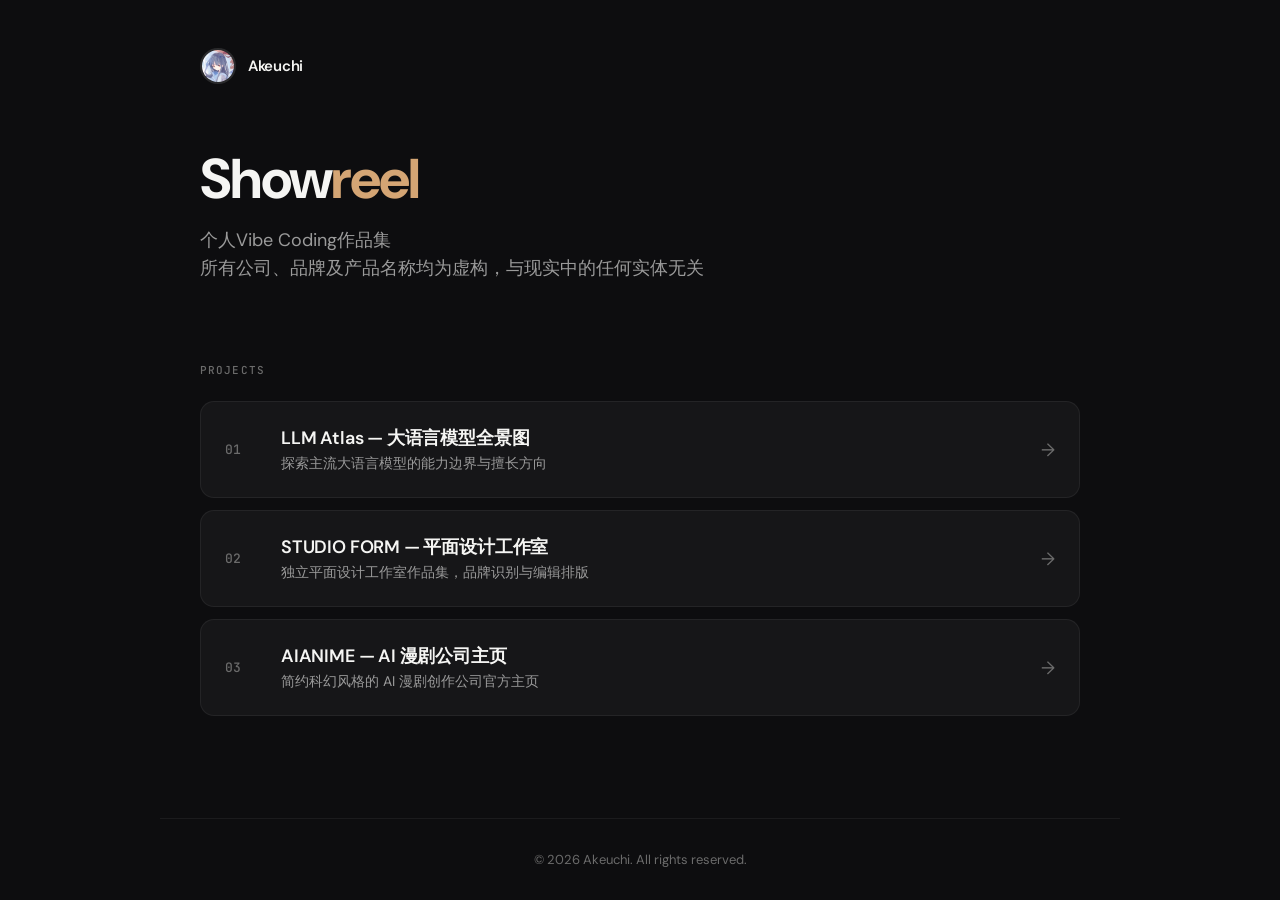
<file: index.html>
<!DOCTYPE html>
<html lang="zh-CN">
<head>
  <meta charset="UTF-8">
  <meta name="viewport" content="width=device-width, initial-scale=1.0">
  <title>Akeuchi — Showreel</title>
  <meta name="description" content="Akeuchi 的项目展示集">
  <link rel="preconnect" href="https://fonts.googleapis.com">
  <link rel="preconnect" href="https://fonts.gstatic.com" crossorigin>
  <link href="https://fonts.googleapis.com/css2?family=DM+Sans:opsz,wght@9..40,400;9..40,500;9..40,600;9..40,700&family=JetBrains+Mono:wght@400;500&display=swap" rel="stylesheet">
  <style>
    :root {
      --ground: #0D0D0F;
      --surface-1: #161618;
      --surface-2: #1E1E21;
      --border: rgba(255,255,255,0.06);
      --border-hover: rgba(255,255,255,0.12);
      --text-primary: #F5F5F3;
      --text-secondary: #9A9A9A;
      --text-muted: #6B6B6B;
      --accent: #D4A574;
      --font: 'DM Sans', -apple-system, sans-serif;
      --mono: 'JetBrains Mono', monospace;
      --r-md: 10px;
      --r-lg: 14px;
    }

    *, *::before, *::after { box-sizing: border-box; margin: 0; padding: 0; }

    html { scroll-behavior: smooth; }

    body {
      font-family: var(--font);
      color: var(--text-primary);
      background: var(--ground);
      -webkit-font-smoothing: antialiased;
      min-height: 100vh;
      display: flex;
      flex-direction: column;
    }

    ::selection { background: var(--accent); color: var(--ground); }

    /* Header */
    .header {
      padding: 48px 40px 0;
      max-width: 960px;
      margin: 0 auto;
      width: 100%;
    }

    .header__brand {
      display: flex;
      align-items: center;
      gap: 12px;
      margin-bottom: 64px;
    }

    .header__brand-icon {
      width: 36px;
      height: 36px;
      border-radius: 50%;
      overflow: hidden;
      flex-shrink: 0;
      border: 2px solid var(--border-hover);
    }

    .header__brand-icon img {
      width: 100%;
      height: 100%;
      object-fit: cover;
      display: block;
    }

    .header__brand-name {
      font-size: 15px;
      font-weight: 600;
      letter-spacing: -0.02em;
    }

    .header__hero {
      margin-bottom: 80px;
    }

    .header__title {
      font-size: clamp(36px, 6vw, 56px);
      font-weight: 700;
      letter-spacing: -0.03em;
      line-height: 1.1;
      margin-bottom: 16px;
    }

    .header__title span {
      color: var(--accent);
    }

    .header__subtitle {
      font-size: 18px;
      color: var(--text-secondary);
      max-width: 600px;
      line-height: 1.6;
    }

    /* Projects */
    .projects {
      flex: 1;
      padding: 0 40px 80px;
      max-width: 960px;
      margin: 0 auto;
      width: 100%;
    }

    .projects__label {
      font-family: var(--mono);
      font-size: 11px;
      font-weight: 500;
      color: var(--text-muted);
      text-transform: uppercase;
      letter-spacing: 0.1em;
      margin-bottom: 24px;
    }

    .project-link {
      display: flex;
      align-items: center;
      gap: 24px;
      padding: 24px;
      background: var(--surface-1);
      border: 1px solid var(--border);
      border-radius: var(--r-lg);
      text-decoration: none;
      color: inherit;
      transition: all 0.35s cubic-bezier(0.22, 1, 0.36, 1);
      margin-bottom: 12px;
    }

    .project-link:hover {
      border-color: var(--border-hover);
      transform: translateY(-2px);
      box-shadow: 0 4px 12px rgba(0,0,0,0.25);
    }

    .project-link__number {
      font-family: var(--mono);
      font-size: 13px;
      font-weight: 500;
      color: var(--text-muted);
      width: 32px;
      flex-shrink: 0;
    }

    .project-link__info { flex: 1; }

    .project-link__title {
      font-size: 18px;
      font-weight: 600;
      letter-spacing: -0.01em;
      margin-bottom: 4px;
    }

    .project-link__desc {
      font-size: 14px;
      color: var(--text-secondary);
    }

    .project-link__arrow {
      color: var(--text-muted);
      font-size: 18px;
      transition: transform 0.2s ease;
    }

    .project-link:hover .project-link__arrow {
      transform: translateX(4px);
      color: var(--accent);
    }

    /* Footer */
    .footer {
      padding: 32px 40px;
      border-top: 1px solid var(--border);
      text-align: center;
      font-size: 13px;
      color: var(--text-muted);
      max-width: 960px;
      margin: 0 auto;
      width: 100%;
    }

    @media (max-width: 768px) {
      .header { padding: 32px 20px 0; }
      .projects { padding: 0 20px 60px; }
      .footer { padding: 24px 20px; }
      .project-link { padding: 16px; gap: 16px; }
    }
  </style>
</head>
<body>

  <header class="header">
    <div class="header__brand">
      <div class="header__brand-icon">
        <img src="assets/images/119046579.jpg" alt="Akeuchi">
      </div>
      <span class="header__brand-name">Akeuchi</span>
    </div>
    <div class="header__hero">
      <h1 class="header__title">Show<span>reel</span></h1>
      <p class="header__subtitle">个人Vibe Coding作品集<br>所有公司、品牌及产品名称均为虚构，与现实中的任何实体无关</p>
    </div>
  </header>

  <main class="projects">
    <div class="projects__label">Projects</div>

    <a href="projects/01-llm-showcase/index.html" class="project-link">
      <span class="project-link__number">01</span>
      <div class="project-link__info">
        <div class="project-link__title">LLM Atlas — 大语言模型全景图</div>
        <div class="project-link__desc">探索主流大语言模型的能力边界与擅长方向</div>
      </div>
      <span class="project-link__arrow">&rarr;</span>
    </a>

    <a href="projects/02-graphic-design/index.html" class="project-link">
      <span class="project-link__number">02</span>
      <div class="project-link__info">
        <div class="project-link__title">STUDIO FORM — 平面设计工作室</div>
        <div class="project-link__desc">独立平面设计工作室作品集，品牌识别与编辑排版</div>
      </div>
      <span class="project-link__arrow">&rarr;</span>
    </a>

    <a href="projects/03-ai-anime/index.html" class="project-link">
      <span class="project-link__number">03</span>
      <div class="project-link__info">
        <div class="project-link__title">AIANIME — AI 漫剧公司主页</div>
        <div class="project-link__desc">简约科幻风格的 AI 漫剧创作公司官方主页</div>
      </div>
      <span class="project-link__arrow">&rarr;</span>
    </a>
  </main>

  <footer class="footer">
    &copy; 2026 Akeuchi. All rights reserved.
  </footer>

</body>
</html>
</file>
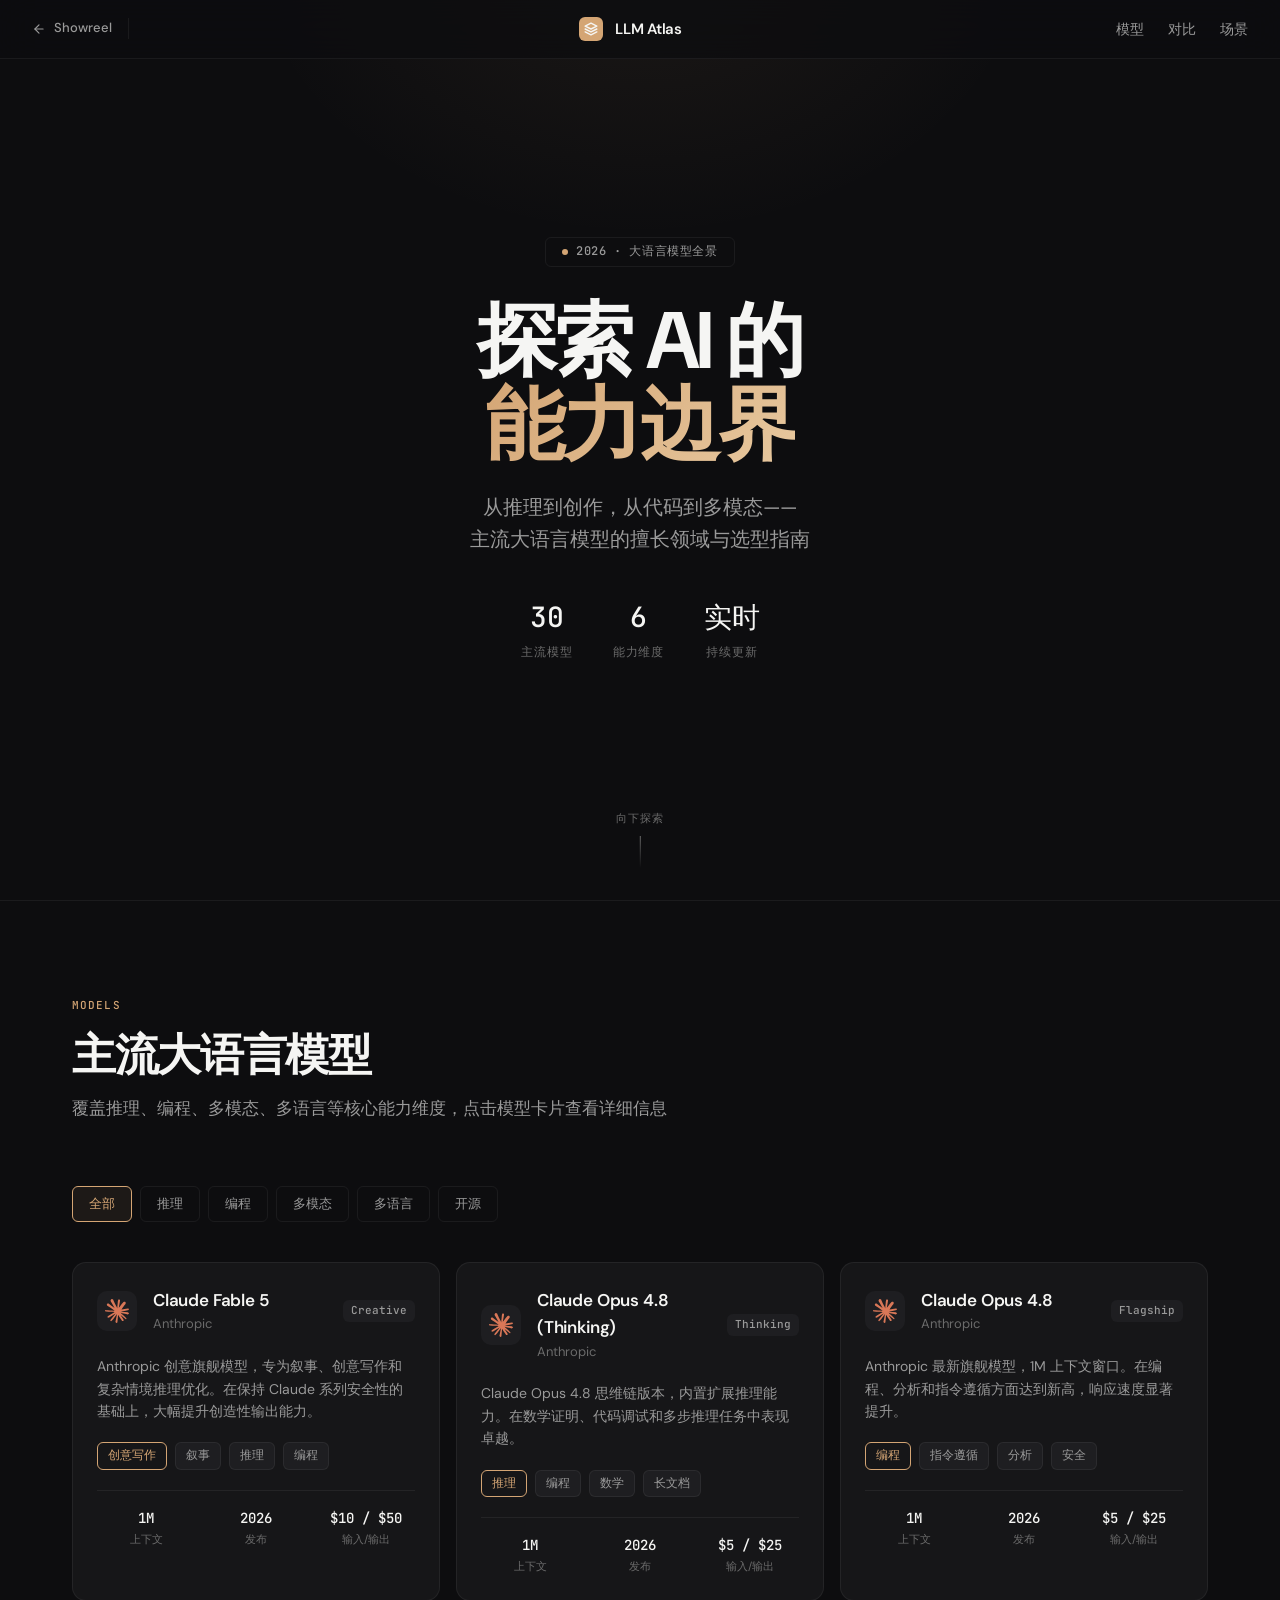
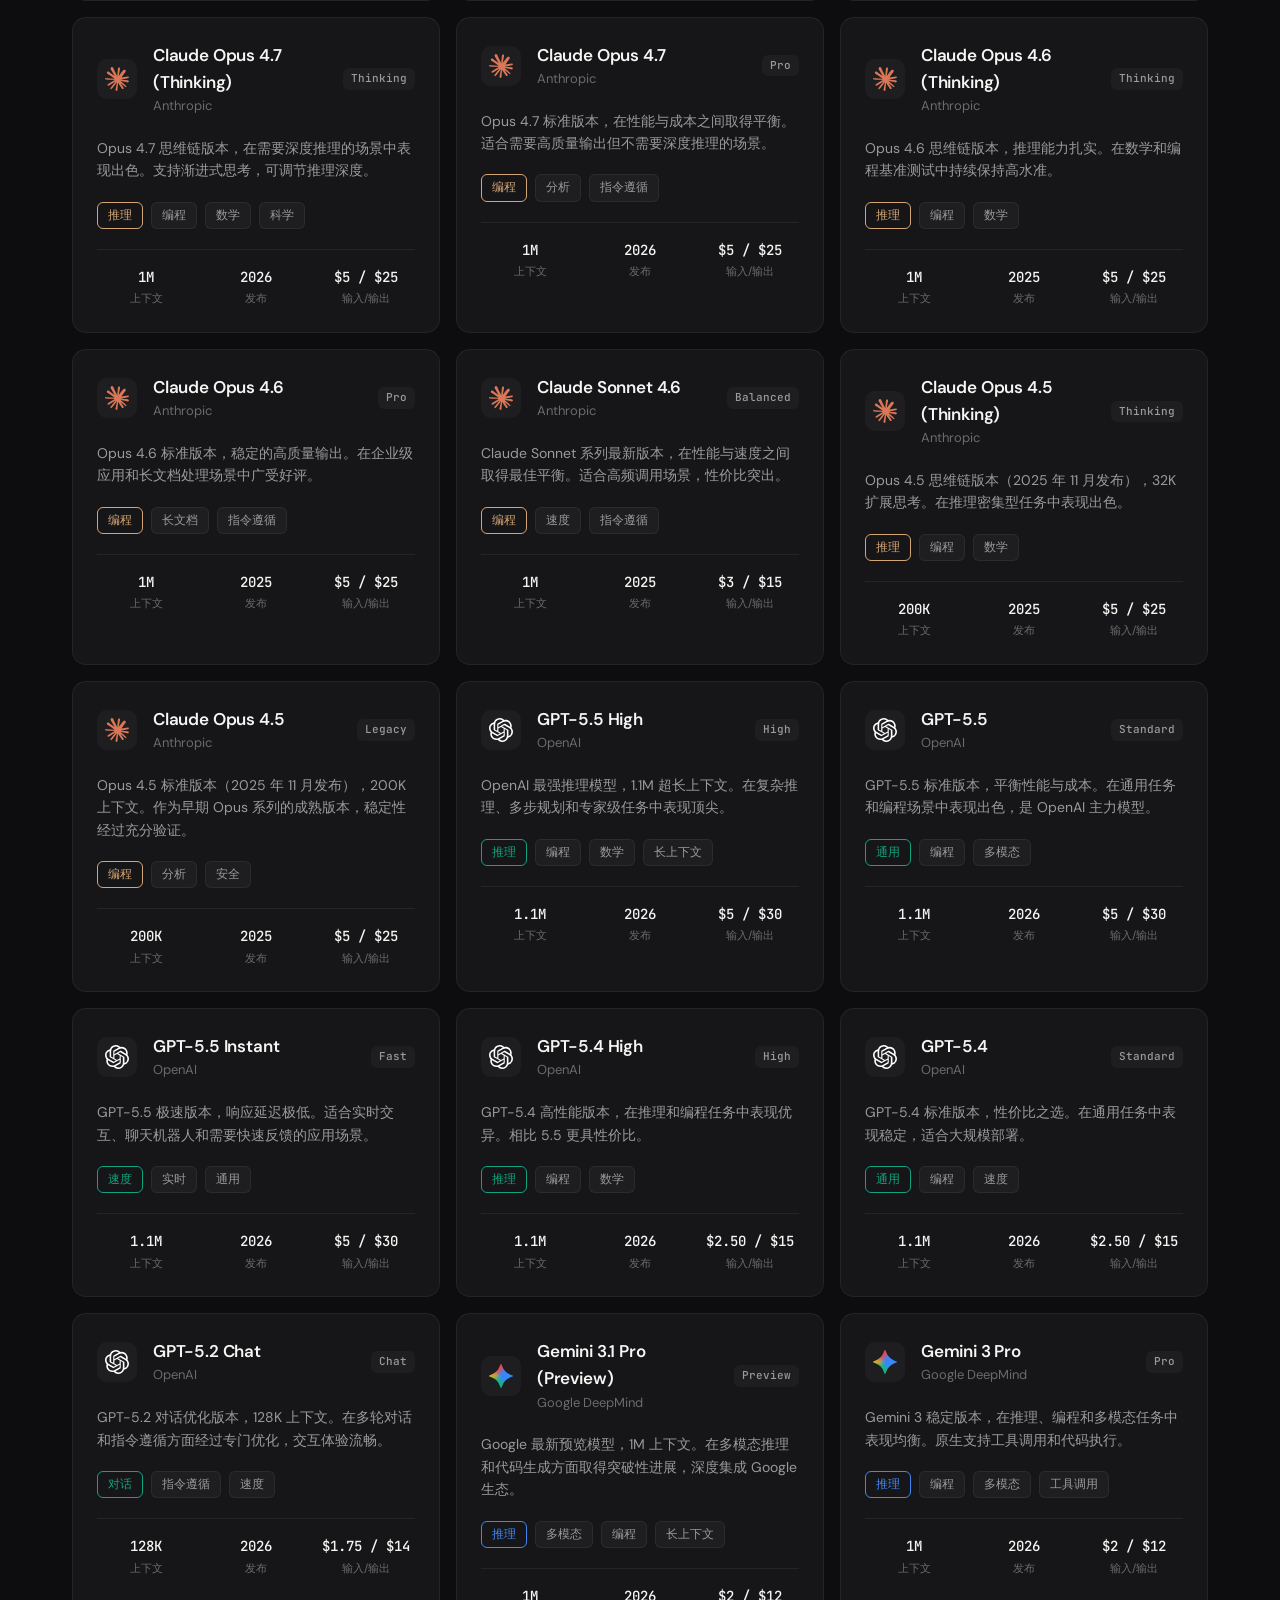
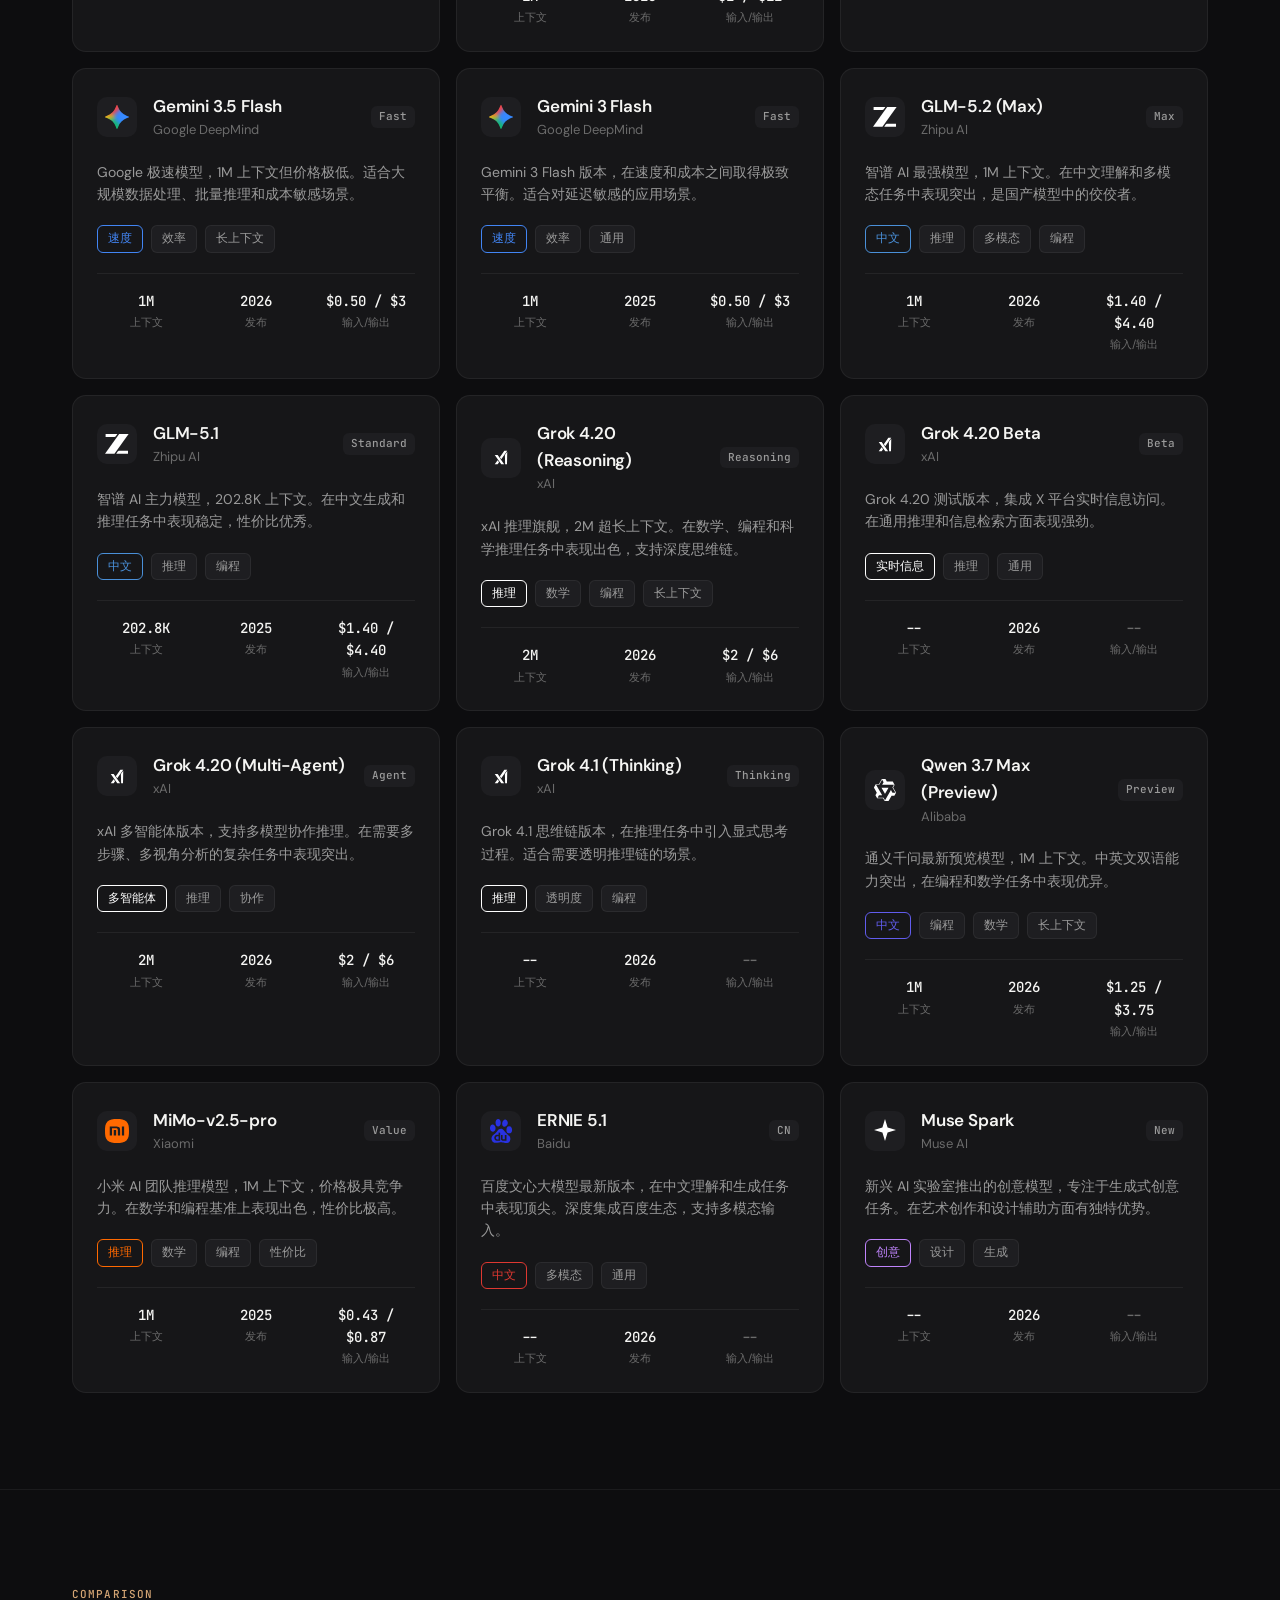
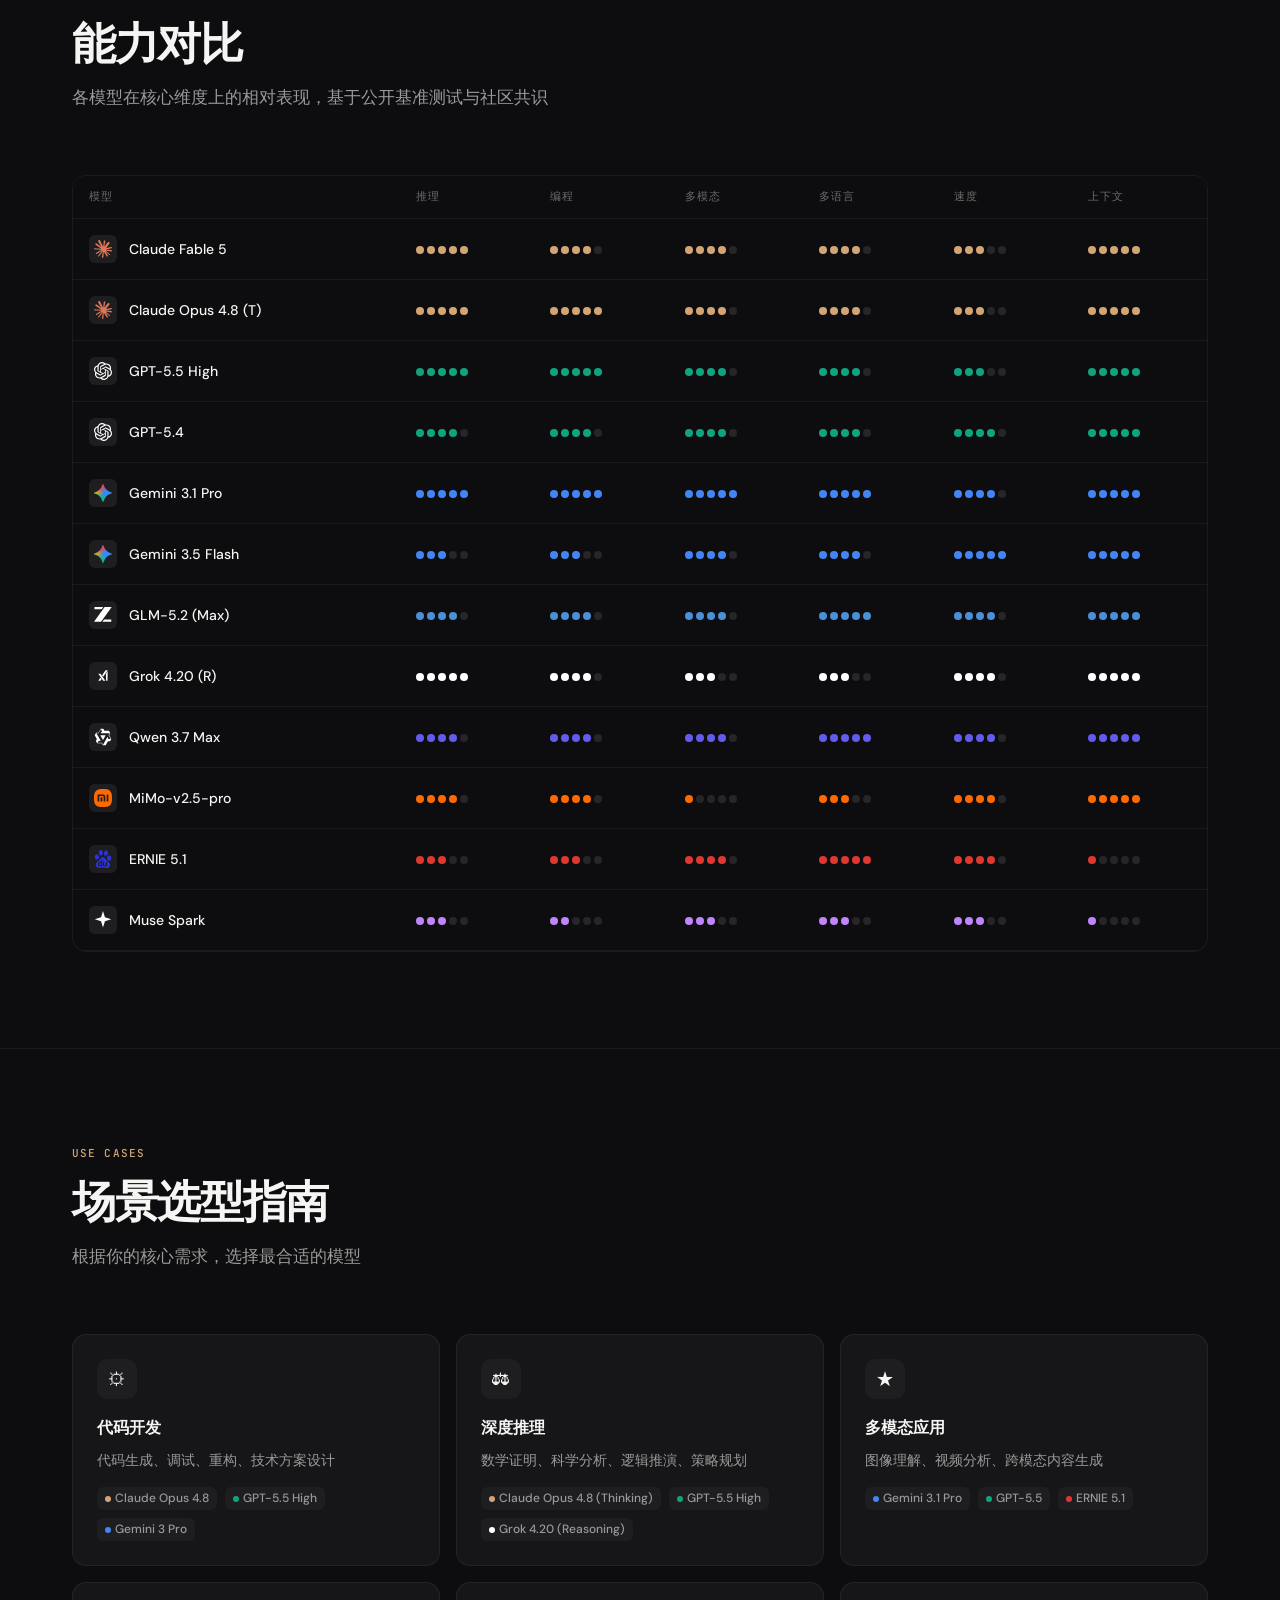
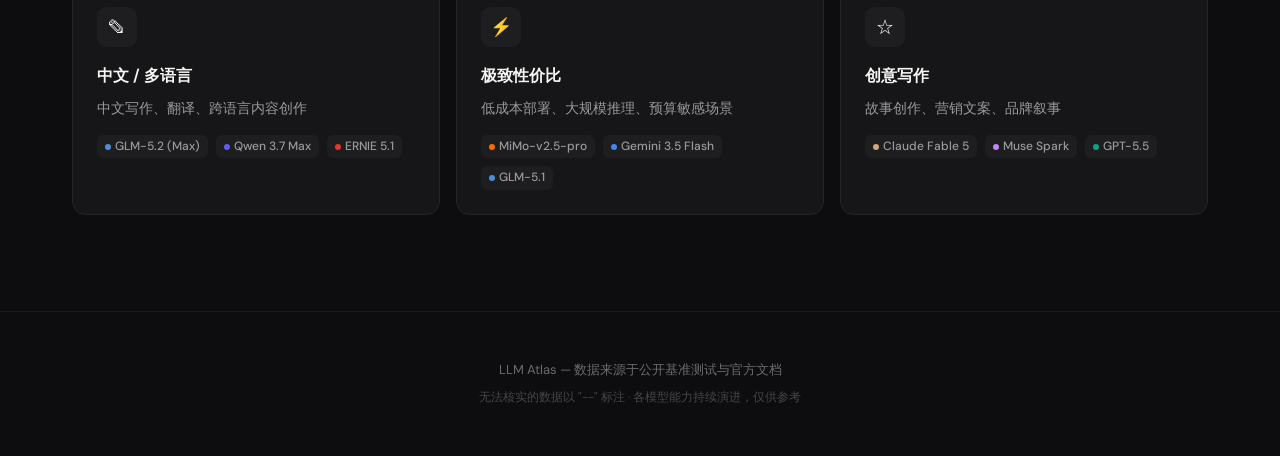
<file: projects/01-llm-showcase/index.html>
<!DOCTYPE html>
<html lang="zh-CN">
<head>
  <meta charset="UTF-8">
  <meta name="viewport" content="width=device-width, initial-scale=1.0">
  <title>LLM Atlas — 大语言模型全景图</title>
  <meta name="description" content="探索主流大语言模型的能力边界与擅长方向">

  <!-- Fonts -->
  <link rel="preconnect" href="https://fonts.googleapis.com">
  <link rel="preconnect" href="https://fonts.gstatic.com" crossorigin>
  <link href="https://fonts.googleapis.com/css2?family=DM+Sans:ital,opsz,wght@0,9..40,300;0,9..40,400;0,9..40,500;0,9..40,600;0,9..40,700;1,9..40,400&family=JetBrains+Mono:wght@400;500&display=swap" rel="stylesheet">

  <!-- Styles -->
  <link rel="stylesheet" href="css/style.css">
</head>
<body>

  <!-- ============ Navigation ============ -->
  <nav class="nav">
    <a href="../../index.html" class="nav__back">
      <svg width="14" height="14" viewBox="0 0 24 24" fill="none" stroke="currentColor" stroke-width="2" stroke-linecap="round" stroke-linejoin="round">
        <path d="M19 12H5"/><path d="M12 19l-7-7 7-7"/>
      </svg>
      Showreel
    </a>
    <div class="nav__brand">
      <div class="nav__brand-icon">
        <svg width="14" height="14" viewBox="0 0 24 24" fill="none" stroke="currentColor" stroke-width="2.5" stroke-linecap="round" stroke-linejoin="round">
          <path d="M12 2L2 7l10 5 10-5-10-5z"/>
          <path d="M2 17l10 5 10-5"/>
          <path d="M2 12l10 5 10-5"/>
        </svg>
      </div>
      LLM Atlas
    </div>
    <ul class="nav__links">
      <li><a href="#models" class="active">模型</a></li>
      <li><a href="#comparison">对比</a></li>
      <li><a href="#use-cases">场景</a></li>
    </ul>
  </nav>

  <!-- ============ Hero ============ -->
  <section class="hero">
    <div class="hero__label">2026 · 大语言模型全景</div>
    <h1 class="hero__title">
      探索 AI 的<br><span>能力边界</span>
    </h1>
    <p class="hero__subtitle">
      从推理到创作，从代码到多模态——<br>
      主流大语言模型的擅长领域与选型指南
    </p>
    <div class="hero__stats">
      <div class="hero__stat">
        <div class="hero__stat-value">30</div>
        <div class="hero__stat-label">主流模型</div>
      </div>
      <div class="hero__stat">
        <div class="hero__stat-value">6</div>
        <div class="hero__stat-label">能力维度</div>
      </div>
      <div class="hero__stat">
        <div class="hero__stat-value">实时</div>
        <div class="hero__stat-label">持续更新</div>
      </div>
    </div>
    <div class="hero__scroll">
      <span>向下探索</span>
      <div class="hero__scroll-line"></div>
    </div>
  </section>

  <hr class="divider">

  <!-- ============ Models Section ============ -->
  <section id="models" class="section">
    <div class="section__header fade-up">
      <div class="section__label">Models</div>
      <h2 class="section__title">主流大语言模型</h2>
      <p class="section__desc">覆盖推理、编程、多模态、多语言等核心能力维度，点击模型卡片查看详细信息</p>
    </div>

    <div class="filter-bar fade-up">
      <button class="filter-btn active" data-filter="all">全部</button>
      <button class="filter-btn" data-filter="reasoning">推理</button>
      <button class="filter-btn" data-filter="coding">编程</button>
      <button class="filter-btn" data-filter="multimodal">多模态</button>
      <button class="filter-btn" data-filter="multilingual">多语言</button>
      <button class="filter-btn" data-filter="opensource">开源</button>
    </div>

    <div class="models-grid" id="modelsGrid">
      <!-- Cards injected by JS -->
    </div>
  </section>

  <hr class="divider">

  <!-- ============ Comparison Section ============ -->
  <section id="comparison" class="section">
    <div class="section__header fade-up">
      <div class="section__label">Comparison</div>
      <h2 class="section__title">能力对比</h2>
      <p class="section__desc">各模型在核心维度上的相对表现，基于公开基准测试与社区共识</p>
    </div>

    <div style="overflow-x: auto; border: 1px solid var(--border); border-radius: var(--r-lg);">
      <table class="strengths-table" id="comparisonTable">
        <thead>
          <tr>
            <th style="min-width:160px">模型</th>
            <th>推理</th>
            <th>编程</th>
            <th>多模态</th>
            <th>多语言</th>
            <th>速度</th>
            <th>上下文</th>
          </tr>
        </thead>
        <tbody id="comparisonBody">
          <!-- Rows injected by JS -->
        </tbody>
      </table>
    </div>
  </section>

  <hr class="divider">

  <!-- ============ Use Cases Section ============ -->
  <section id="use-cases" class="section">
    <div class="section__header fade-up">
      <div class="section__label">Use Cases</div>
      <h2 class="section__title">场景选型指南</h2>
      <p class="section__desc">根据你的核心需求，选择最合适的模型</p>
    </div>

    <div class="use-cases-grid" id="useCasesGrid">
      <!-- Cards injected by JS -->
    </div>
  </section>

  <!-- ============ Footer ============ -->
  <footer class="footer">
    <p class="footer__text">
      LLM Atlas — 数据来源于公开基准测试与官方文档
    </p>
    <p class="footer__note">
      无法核实的数据以 "--" 标注 · 各模型能力持续演进，仅供参考
    </p>
  </footer>

  <!-- Scripts -->
  <script src="js/app.js"></script>

</body>
</html>
</file>
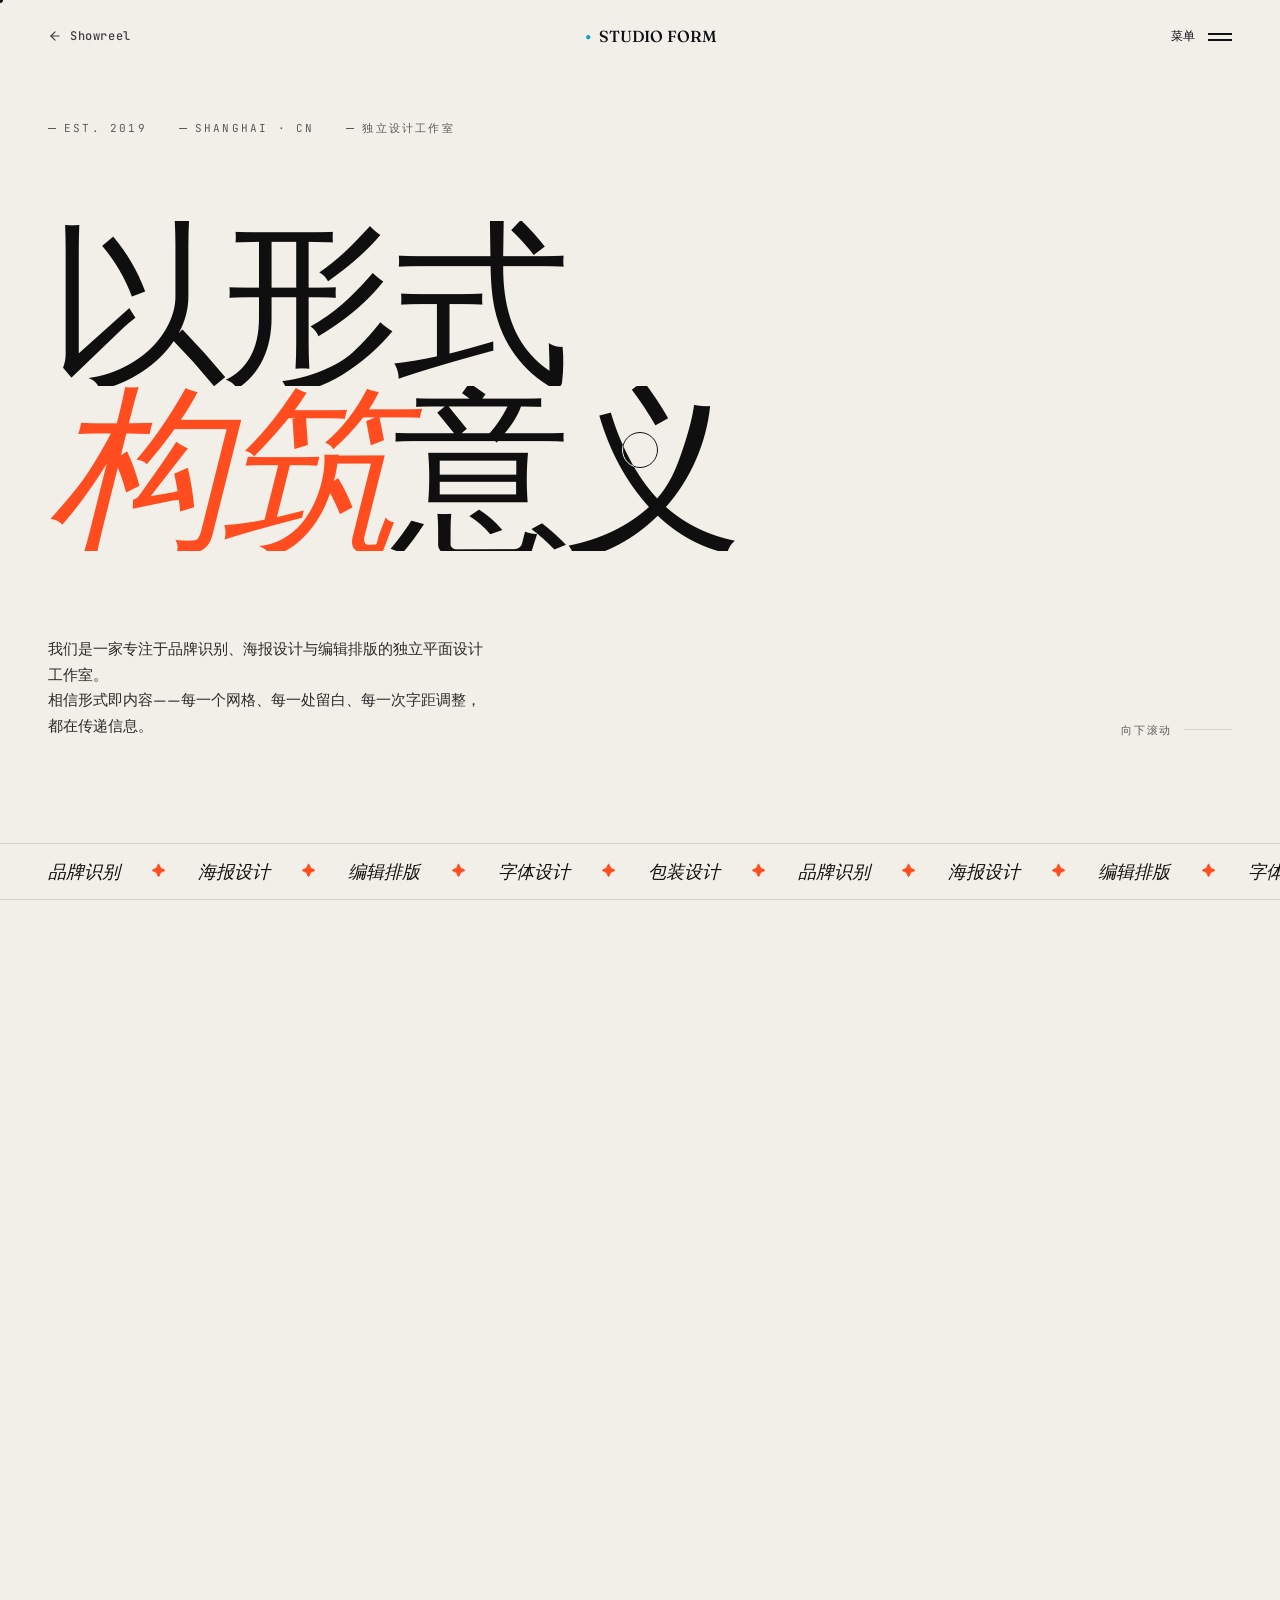
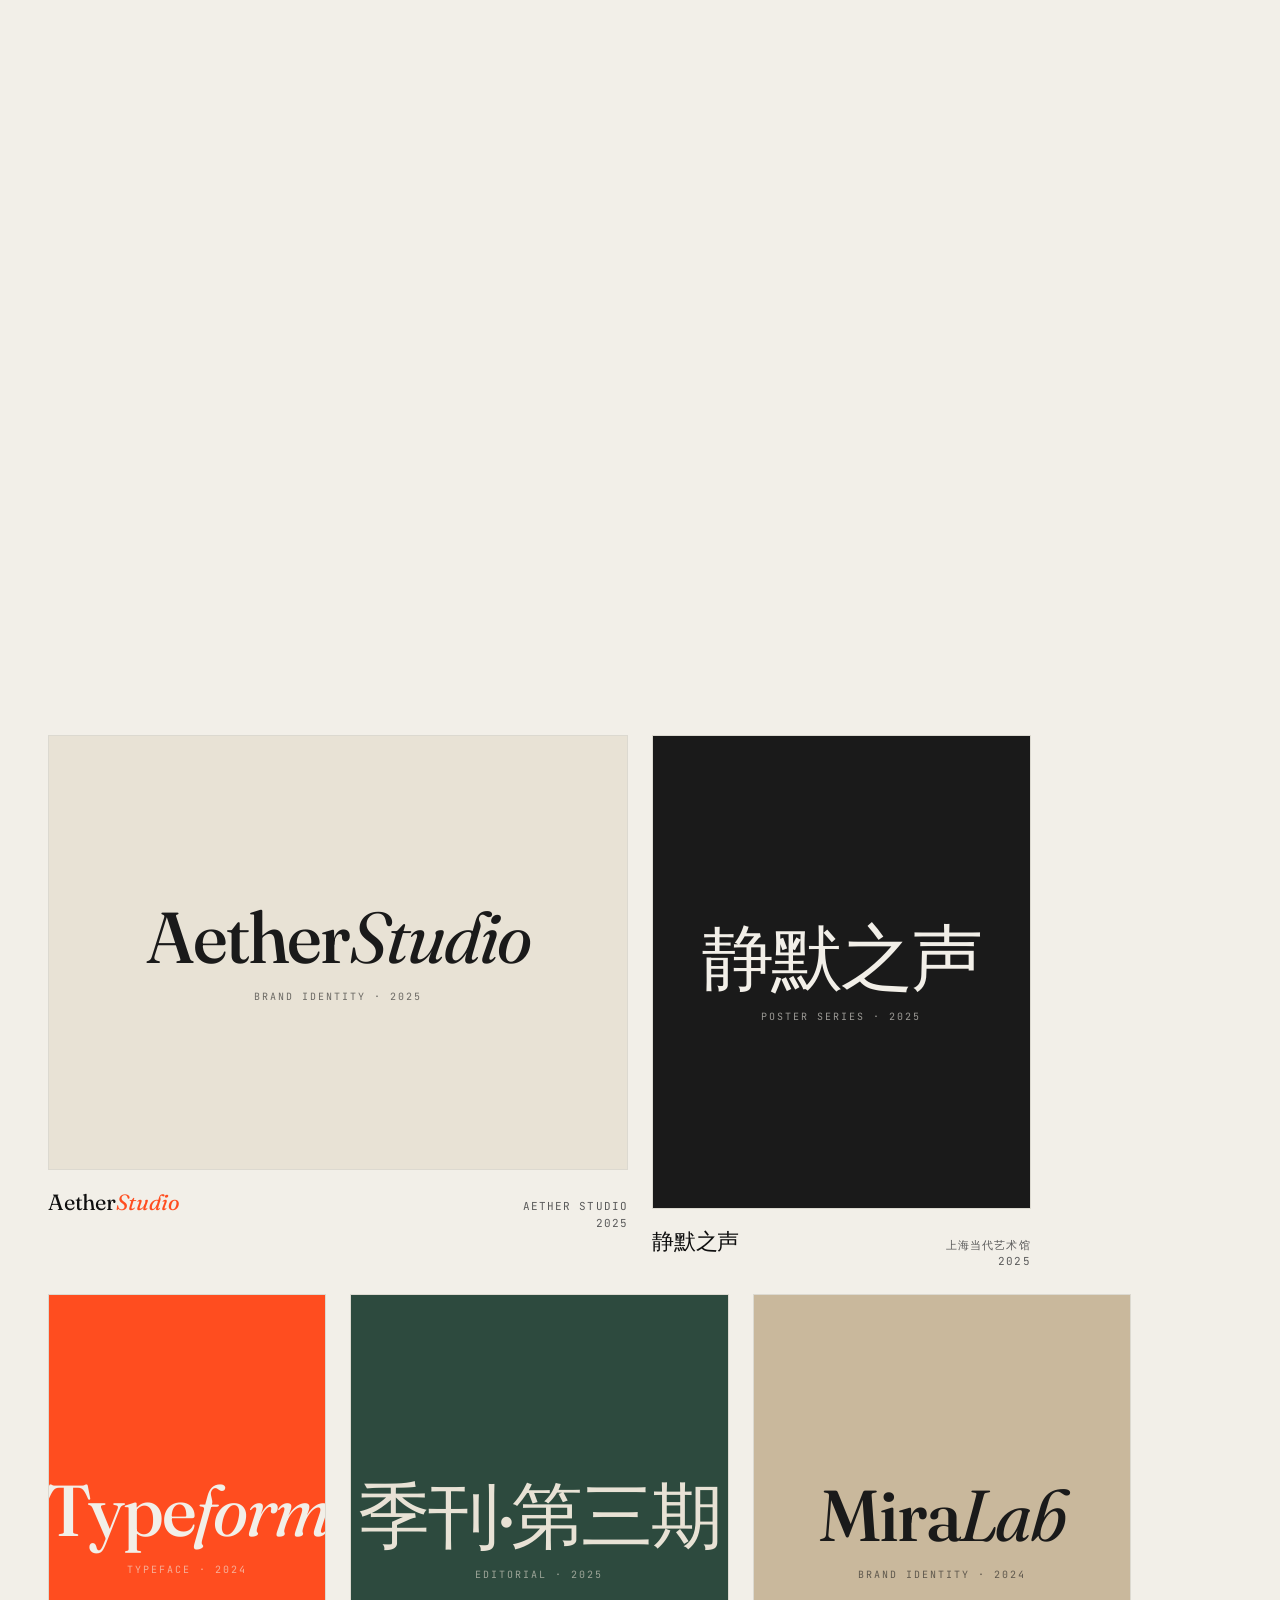
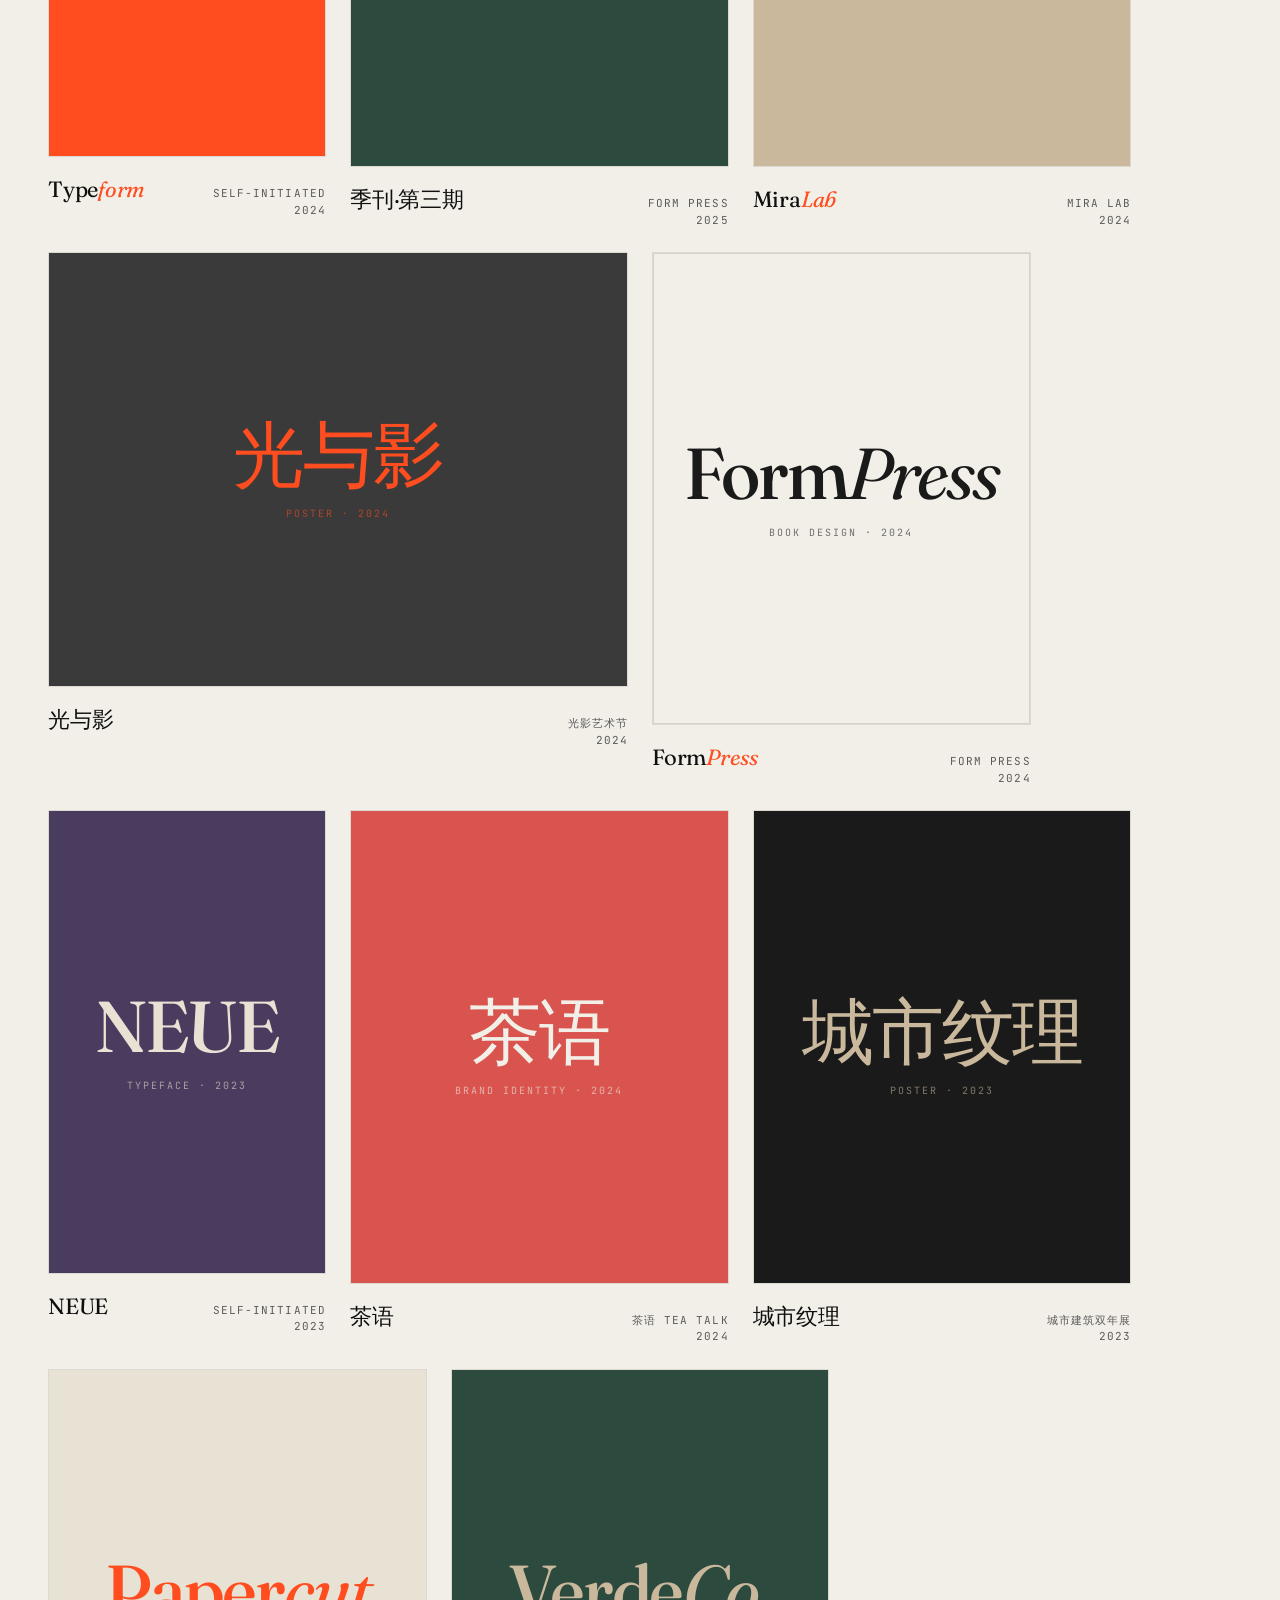
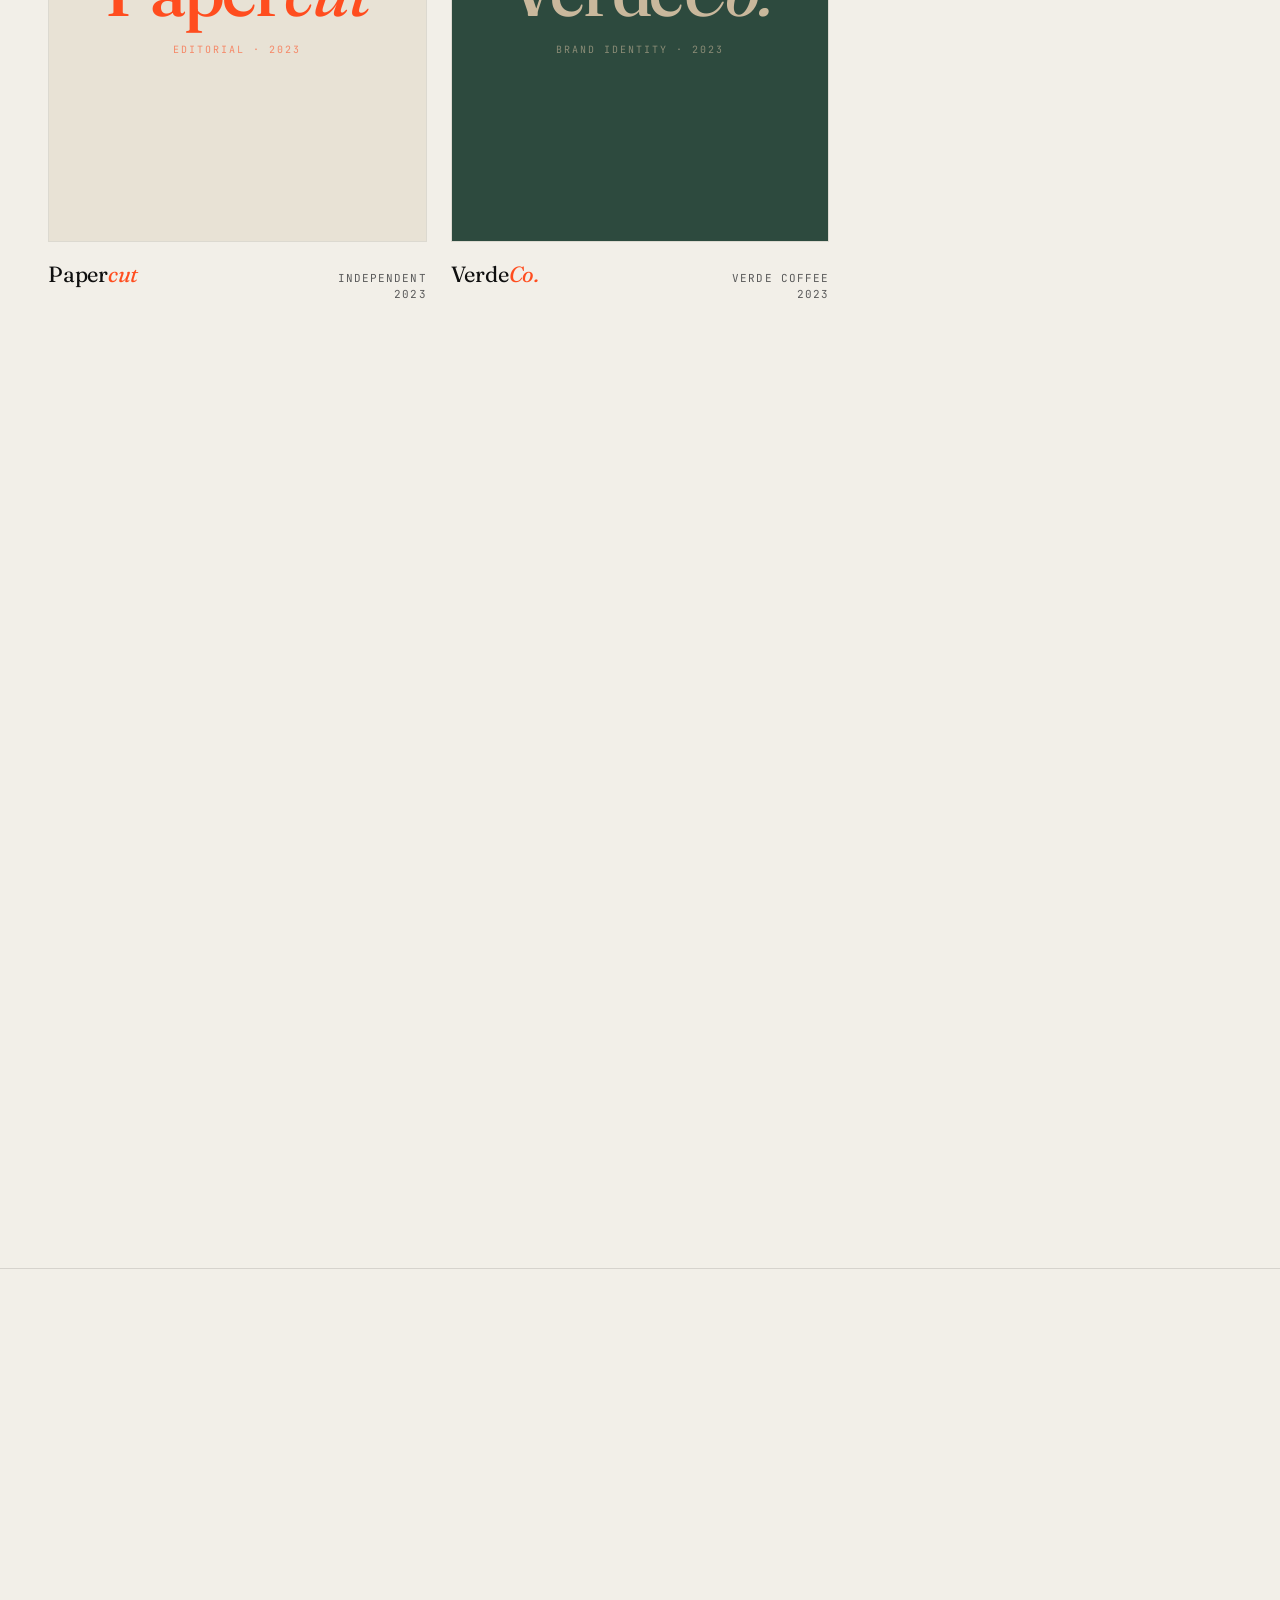
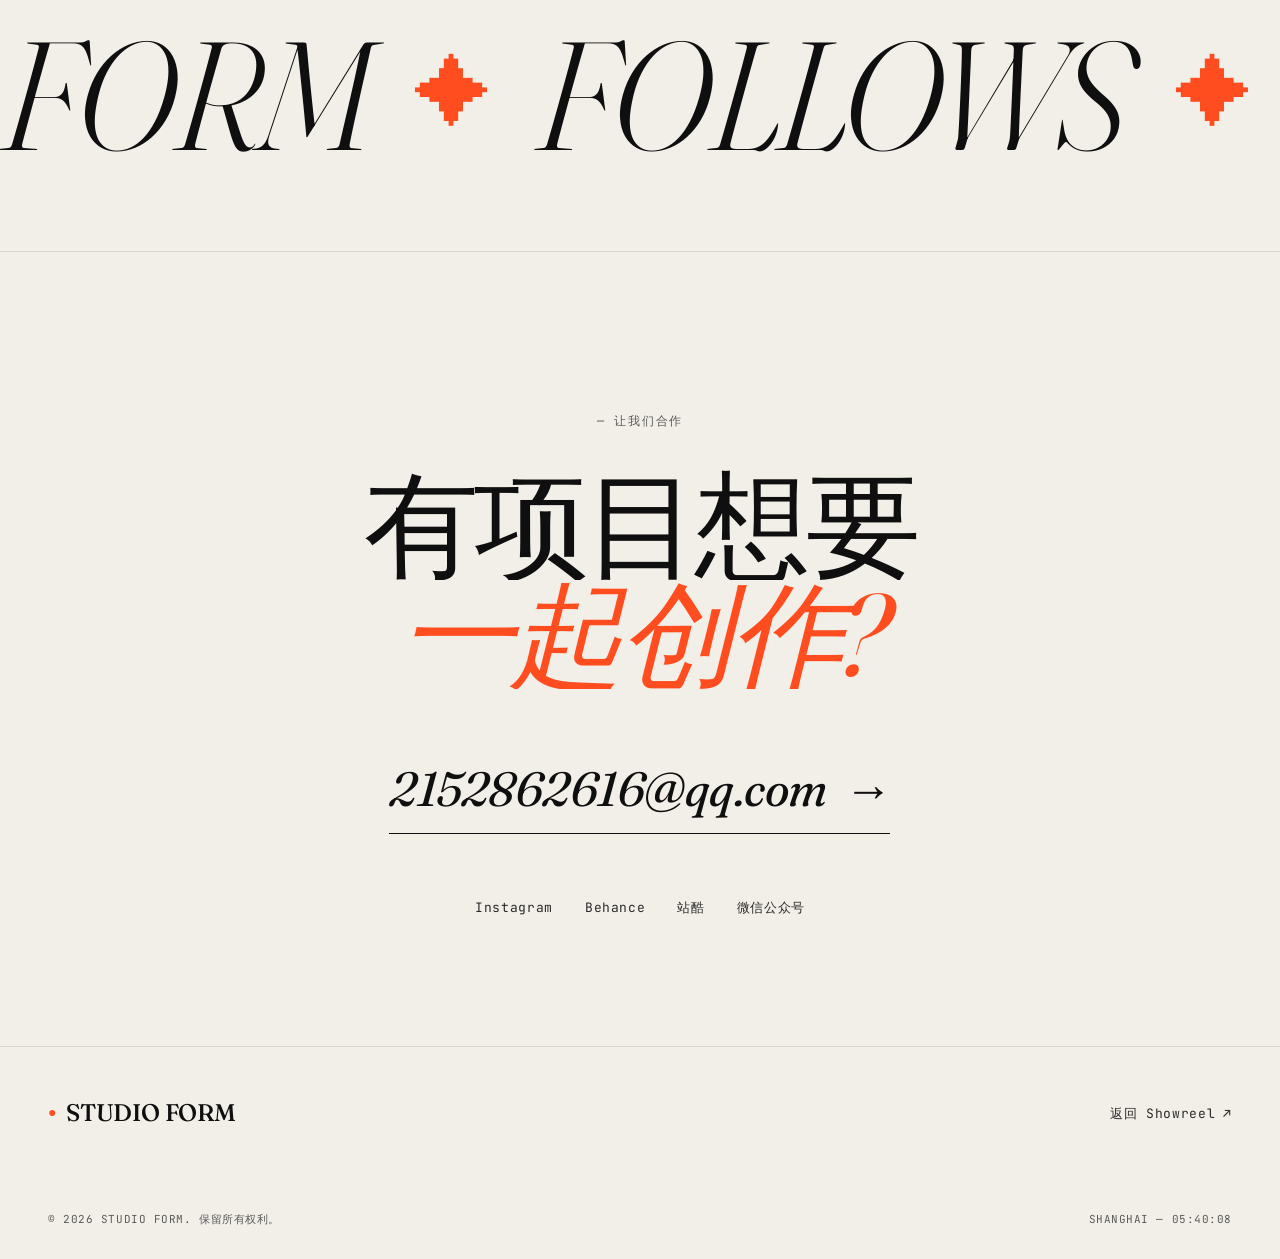
<file: projects/02-graphic-design/index.html>
<!DOCTYPE html>
<html lang="zh-CN">
<head>
  <meta charset="UTF-8">
  <meta name="viewport" content="width=device-width, initial-scale=1.0">
  <title>STUDIO FORM — 平面设计工作室</title>
  <meta name="description" content="STUDIO FORM 是一家专注于品牌识别、海报设计与编辑排版的独立平面设计工作室">

  <!-- Fonts -->
  <link rel="preconnect" href="https://fonts.googleapis.com">
  <link rel="preconnect" href="https://fonts.gstatic.com" crossorigin>
  <link href="https://fonts.googleapis.com/css2?family=Fraunces:ital,opsz,wght@0,9..144,300;0,9..144,400;0,9..144,500;0,9..144,600;0,9..144,700;0,9..144,900;1,9..144,400;1,9..144,500&family=Space+Grotesk:wght@300;400;500;600;700&family=JetBrains+Mono:wght@400;500&display=swap" rel="stylesheet">

  <!-- Styles -->
  <link rel="stylesheet" href="css/style.css">
</head>
<body>

  <!-- ============ Loader ============ -->
  <div class="loader" id="loader">
    <div class="loader__inner">
      <div class="loader__count" id="loaderCount">0</div>
      <div class="loader__label">STUDIO FORM</div>
    </div>
    <div class="loader__bar"><div class="loader__bar-fill" id="loaderBar"></div></div>
  </div>

  <!-- ============ Custom Cursor ============ -->
  <div class="cursor" id="cursor">
    <div class="cursor__dot"></div>
    <div class="cursor__ring" id="cursorRing"></div>
  </div>

  <!-- ============ Navigation ============ -->
  <nav class="nav" id="nav">
    <a href="../../index.html" class="nav__back" data-cursor="hover">
      <svg width="14" height="14" viewBox="0 0 24 24" fill="none" stroke="currentColor" stroke-width="2" stroke-linecap="round" stroke-linejoin="round">
        <path d="M19 12H5"/><path d="M12 19l-7-7 7-7"/>
      </svg>
      <span>Showreel</span>
    </a>
    <a href="#top" class="nav__logo" data-cursor="hover">
      <span class="nav__logo-mark">●</span>
      STUDIO FORM
    </a>
    <button class="nav__toggle" id="navToggle" data-cursor="hover" aria-label="菜单">
      <span class="nav__toggle-text" id="navToggleText">菜单</span>
      <span class="nav__toggle-icon">
        <span></span>
        <span></span>
      </span>
    </button>
  </nav>

  <!-- ============ Menu Overlay ============ -->
  <div class="menu" id="menu">
    <div class="menu__inner">
      <nav class="menu__nav">
        <a href="#top" class="menu__link" data-cursor="hover"><span class="menu__link-num">01</span><span class="menu__link-text">首页</span></a>
        <a href="#works" class="menu__link" data-cursor="hover"><span class="menu__link-num">02</span><span class="menu__link-text">作品</span></a>
        <a href="#about" class="menu__link" data-cursor="hover"><span class="menu__link-num">03</span><span class="menu__link-text">关于</span></a>
        <a href="#services" class="menu__link" data-cursor="hover"><span class="menu__link-num">04</span><span class="menu__link-text">服务</span></a>
        <a href="#contact" class="menu__link" data-cursor="hover"><span class="menu__link-num">05</span><span class="menu__link-text">联系</span></a>
      </nav>
      <div class="menu__footer">
        <div class="menu__col">
          <div class="menu__col-label">联系</div>
          <a href="mailto:2152862616@qq.com" data-cursor="hover">2152862616@qq.com</a>
          <a href="tel:00000000000" data-cursor="hover">000 0000 0000</a>
        </div>
        <div class="menu__col">
          <div class="menu__col-label">社交</div>
          <a href="#" data-cursor="hover">Instagram</a>
          <a href="#" data-cursor="hover">Behance</a>
          <a href="#" data-cursor="hover">站酷</a>
        </div>
      </div>
    </div>
  </div>

  <main id="top">

    <!-- ============ Hero ============ -->
    <section class="hero">
      <div class="hero__meta">
        <span class="hero__meta-item">EST. 2019</span>
        <span class="hero__meta-item">SHANGHAI · CN</span>
        <span class="hero__meta-item">独立设计工作室</span>
      </div>
      <h1 class="hero__title">
        <span class="hero__line"><span class="reveal-text">以形式</span></span>
        <span class="hero__line"><span class="reveal-text"><em>构筑</em>意义</span></span>
      </h1>
      <div class="hero__bottom">
        <p class="hero__desc reveal-up">
          我们是一家专注于品牌识别、海报设计与编辑排版的独立平面设计工作室。<br>
          相信形式即内容——每一个网格、每一处留白、每一次字距调整，都在传递信息。
        </p>
        <div class="hero__scroll" data-cursor="hover">
          <span class="hero__scroll-text">向下滚动</span>
          <span class="hero__scroll-line"></span>
        </div>
      </div>
      <div class="hero__ticker">
        <div class="ticker__track">
          <span class="ticker__item">品牌识别</span><span class="ticker__dot">✦</span>
          <span class="ticker__item">海报设计</span><span class="ticker__dot">✦</span>
          <span class="ticker__item">编辑排版</span><span class="ticker__dot">✦</span>
          <span class="ticker__item">字体设计</span><span class="ticker__dot">✦</span>
          <span class="ticker__item">包装设计</span><span class="ticker__dot">✦</span>
          <span class="ticker__item">品牌识别</span><span class="ticker__dot">✦</span>
          <span class="ticker__item">海报设计</span><span class="ticker__dot">✦</span>
          <span class="ticker__item">编辑排版</span><span class="ticker__dot">✦</span>
          <span class="ticker__item">字体设计</span><span class="ticker__dot">✦</span>
          <span class="ticker__item">包装设计</span><span class="ticker__dot">✦</span>
        </div>
      </div>
    </section>

    <!-- ============ Intro / Manifesto ============ -->
    <section class="manifesto">
      <div class="manifesto__label reveal-up">— 设计宣言</div>
      <p class="manifesto__text">
        <span class="reveal-line">设计不是装饰，而是</span>
        <span class="reveal-line"><em>解决问题的过程</em>。</span>
        <span class="reveal-line">我们用克制的形式、精确的</span>
        <span class="reveal-line">排版与诚实的材料，</span>
        <span class="reveal-line">为每一个品牌找到</span>
        <span class="reveal-line">属于自己的<em>视觉语言</em>。</span>
      </p>
    </section>

    <!-- ============ Works ============ -->
    <section id="works" class="works">
      <div class="works__header">
        <div class="works__title-wrap">
          <span class="works__label reveal-up">— 精选作品</span>
          <h2 class="works__title reveal-up">Selected<br><em>Works</em></h2>
        </div>
        <div class="works__count reveal-up">
          <span class="works__count-num" data-count="48">0</span>
          <span class="works__count-label">个项目<br>2019—2026</span>
        </div>
      </div>

      <div class="filter-bar reveal-up">
        <button class="filter-btn active" data-filter="all" data-cursor="hover">全部 <span class="filter-btn__num">12</span></button>
        <button class="filter-btn" data-filter="branding" data-cursor="hover">品牌识别 <span class="filter-btn__num">4</span></button>
        <button class="filter-btn" data-filter="poster" data-cursor="hover">海报设计 <span class="filter-btn__num">3</span></button>
        <button class="filter-btn" data-filter="editorial" data-cursor="hover">编辑排版 <span class="filter-btn__num">3</span></button>
        <button class="filter-btn" data-filter="type" data-cursor="hover">字体设计 <span class="filter-btn__num">2</span></button>
      </div>

      <div class="works__grid" id="worksGrid">
        <!-- Cards injected by JS -->
      </div>
    </section>

    <!-- ============ Featured Project ============ -->
    <section class="featured">
      <div class="featured__label reveal-up">— 特别推介</div>
      <div class="featured__main">
        <div class="featured__visual reveal-up" data-parallax>
          <div class="featured__visual-inner" data-cursor="view">
            <span class="featured__visual-text">AETHER</span>
            <span class="featured__visual-sub">BRAND IDENTITY · 2025</span>
          </div>
        </div>
        <div class="featured__info">
          <span class="featured__num reveal-up">/ 01</span>
          <h3 class="featured__title reveal-up">Aether<em>Studio</em></h3>
          <p class="featured__desc reveal-up">
            为一家专注于数字艺术的新兴工作室打造的完整品牌识别系统。以"以太"为概念，通过极简的几何形态与克制的色彩，构建出一种既未来又克制的视觉气质。
          </p>
          <div class="featured__tags reveal-up">
            <span>品牌识别</span>
            <span>视觉系统</span>
            <span>字体定制</span>
          </div>
          <div class="featured__stats reveal-up">
            <div class="featured__stat">
              <span class="featured__stat-num" data-count="6">0</span>
              <span class="featured__stat-label">个月</span>
            </div>
            <div class="featured__stat">
              <span class="featured__stat-num" data-count="42">0</span>
              <span class="featured__stat-label">个交付物</span>
            </div>
            <div class="featured__stat">
              <span class="featured__stat-num" data-count="1">0</span>
              <span class="featured__stat-label">套定制字体</span>
            </div>
          </div>
        </div>
      </div>
    </section>

    <!-- ============ About ============ -->
    <section id="about" class="about">
      <div class="about__grid">
        <div class="about__left">
          <span class="about__label reveal-up">— 关于工作室</span>
          <h2 class="about__title reveal-up">我们相信<br><em>克制</em>的力量</h2>
        </div>
        <div class="about__right">
          <p class="about__text reveal-up">
            STUDIO FORM 成立于 2019 年，由两位设计师共同创立。我们专注于品牌识别、海报设计与编辑排版领域，与文化艺术机构、独立品牌及出版人合作。
          </p>
          <p class="about__text reveal-up">
            我们的工作方法根植于瑞士国际主义平面设计传统，同时融合东方留白美学。每一个项目都从研究开始，以形式结束——我们相信好的设计应当是透明的，让内容自己说话。
          </p>
          <div class="about__stats">
            <div class="about__stat reveal-up">
              <span class="about__stat-num" data-count="7">0</span>
              <span class="about__stat-label">年专业实践</span>
            </div>
            <div class="about__stat reveal-up">
              <span class="about__stat-num" data-count="48">0</span>
              <span class="about__stat-label">个完成项目</span>
            </div>
            <div class="about__stat reveal-up">
              <span class="about__stat-num" data-count="23">0</span>
              <span class="about__stat-label">位合作品牌</span>
            </div>
            <div class="about__stat reveal-up">
              <span class="about__stat-num" data-count="11">0</span>
              <span class="about__stat-label">项设计奖项</span>
            </div>
          </div>
        </div>
      </div>
    </section>

    <!-- ============ Services ============ -->
    <section id="services" class="services">
      <div class="services__header">
        <span class="services__label reveal-up">— 服务领域</span>
        <h2 class="services__title reveal-up">What<br><em>We Do</em></h2>
      </div>
      <div class="services__list">
        <div class="service-item reveal-up" data-cursor="hover">
          <span class="service-item__num">01</span>
          <h3 class="service-item__title">品牌识别系统</h3>
          <p class="service-item__desc">从命名、标志到完整视觉语言，构建可持续生长的品牌系统。</p>
          <span class="service-item__arrow">→</span>
        </div>
        <div class="service-item reveal-up" data-cursor="hover">
          <span class="service-item__num">02</span>
          <h3 class="service-item__title">海报与印刷物</h3>
          <p class="service-item__desc">展览、活动与文化项目的海报设计及配套印刷物料。</p>
          <span class="service-item__arrow">→</span>
        </div>
        <div class="service-item reveal-up" data-cursor="hover">
          <span class="service-item__num">03</span>
          <h3 class="service-item__title">书籍与编辑排版</h3>
          <p class="service-item__desc">书籍、画册、杂志与目录的版式设计与出版统筹。</p>
          <span class="service-item__arrow">→</span>
        </div>
        <div class="service-item reveal-up" data-cursor="hover">
          <span class="service-item__num">04</span>
          <h3 class="service-item__title">定制字体设计</h3>
          <p class="service-item__desc">为品牌量身定制专属字体，从拉丁文到中文字形设计。</p>
          <span class="service-item__arrow">→</span>
        </div>
      </div>
    </section>

    <!-- ============ Marquee Big ============ -->
    <section class="big-marquee">
      <div class="big-marquee__track">
        <span class="big-marquee__item">FORM</span>
        <span class="big-marquee__star">✦</span>
        <span class="big-marquee__item">FOLLOWS</span>
        <span class="big-marquee__star">✦</span>
        <span class="big-marquee__item">FUNCTION</span>
        <span class="big-marquee__star">✦</span>
        <span class="big-marquee__item">FORM</span>
        <span class="big-marquee__star">✦</span>
        <span class="big-marquee__item">FOLLOWS</span>
        <span class="big-marquee__star">✦</span>
        <span class="big-marquee__item">FUNCTION</span>
        <span class="big-marquee__star">✦</span>
      </div>
    </section>

    <!-- ============ Contact ============ -->
    <section id="contact" class="contact">
      <span class="contact__label reveal-up">— 让我们合作</span>
      <h2 class="contact__title">
        <span class="reveal-line">有项目想要</span>
        <span class="reveal-line"><em>一起创作?</em></span>
      </h2>
      <a href="mailto:2152862616@qq.com" class="contact__email magnetic" data-cursor="hover" data-strength="0.3">
        2152862616@qq.com
        <span class="contact__email-arrow">→</span>
      </a>
      <div class="contact__socials reveal-up">
        <a href="#" data-cursor="hover">Instagram</a>
        <a href="#" data-cursor="hover">Behance</a>
        <a href="#" data-cursor="hover">站酷</a>
        <a href="#" data-cursor="hover">微信公众号</a>
      </div>
    </section>

    <!-- ============ Footer ============ -->
    <footer class="footer">
      <div class="footer__top">
        <div class="footer__brand">
          <span class="footer__brand-mark">●</span>
          STUDIO FORM
        </div>
        <div class="footer__back">
          <a href="../../index.html" class="footer__back-link" data-cursor="hover">
            返回 Showreel
            <span>↗</span>
          </a>
        </div>
      </div>
      <div class="footer__bottom">
        <span>© 2026 STUDIO FORM. 保留所有权利。</span>
        <span class="footer__time" id="footerTime">SHANGHAI — 00:00</span>
      </div>
    </footer>

  </main>

  <!-- Scripts -->
  <script src="js/app.js"></script>
</body>
</html>
</file>
<file: projects/01-llm-showcase/css/style.css>
/* ============================================
   Design Tokens
   ============================================ */
:root {
  --ground:       #0D0D0F;
  --surface-1:    #161618;
  --surface-2:    #1E1E21;
  --surface-3:    #262629;
  --border:       rgba(255,255,255,0.06);
  --border-hover: rgba(255,255,255,0.12);
  --text-primary: #F5F5F3;
  --text-secondary: #9A9A9A;
  --text-muted:   #6B6B6B;
  --accent:       #D4A574;
  --accent-glow:  rgba(212,165,116,0.08);

  /* Model brand colors */
  --claude:   #D4A574;
  --openai:   #10A37F;
  --gemini:   #4285F4;
  --deepseek: #4D6BFE;
  --meta:     #0668E1;
  --qwen:     #615CED;
  --mistral:  #FF7000;
  --grok:     #FFFFFF;
  --zhipu:    #4A90D9;
  --xiaomi:   #FF6900;
  --baidu:    #DE3831;
  --muse:     #C084FC;

  /* Spacing */
  --sp-1: 4px;   --sp-2: 8px;   --sp-3: 12px;
  --sp-4: 16px;  --sp-5: 20px;  --sp-6: 24px;
  --sp-8: 32px;  --sp-10: 40px; --sp-12: 48px;
  --sp-16: 64px; --sp-20: 80px; --sp-24: 96px;
  --sp-32: 128px;

  /* Typography */
  --font: 'DM Sans', -apple-system, BlinkMacSystemFont, sans-serif;
  --mono: 'JetBrains Mono', 'SF Mono', monospace;

  /* Radius */
  --r-sm: 6px;
  --r-md: 10px;
  --r-lg: 14px;

  /* Shadows */
  --shadow-sm: 0 1px 2px rgba(0,0,0,0.3);
  --shadow-md: 0 4px 12px rgba(0,0,0,0.25);
  --shadow-lg: 0 8px 32px rgba(0,0,0,0.3);

  /* Motion */
  --ease-out: cubic-bezier(0.22, 1, 0.36, 1);
  --dur-fast: 150ms;
  --dur-base: 350ms;
}

/* ============================================
   Reset & Base
   ============================================ */
*, *::before, *::after { box-sizing: border-box; margin: 0; padding: 0; }

html {
  scroll-behavior: smooth;
  -webkit-text-size-adjust: 100%;
  scrollbar-width: thin;
  scrollbar-color: var(--surface-3) var(--ground);
}

body {
  font-family: var(--font);
  font-size: 16px;
  line-height: 1.6;
  color: var(--text-primary);
  background: var(--ground);
  -webkit-font-smoothing: antialiased;
  -moz-osx-font-smoothing: grayscale;
  overflow-x: hidden;
}

::selection {
  background: var(--accent);
  color: var(--ground);
}

::-webkit-scrollbar { width: 6px; }
::-webkit-scrollbar-track { background: var(--ground); }
::-webkit-scrollbar-thumb { background: var(--surface-3); border-radius: 3px; }

a {
  color: var(--accent);
  text-decoration: none;
  transition: opacity var(--dur-fast) ease;
}
a:hover { opacity: 0.8; }

img { max-width: 100%; height: auto; display: block; }

/* ============================================
   Navigation
   ============================================ */
.nav {
  position: fixed;
  top: 0;
  left: 0;
  right: 0;
  z-index: 100;
  padding: var(--sp-4) var(--sp-8);
  display: flex;
  align-items: center;
  justify-content: space-between;
  background: rgba(13,13,15,0.8);
  backdrop-filter: blur(20px) saturate(1.2);
  -webkit-backdrop-filter: blur(20px) saturate(1.2);
  border-bottom: 1px solid var(--border);
  transition: background var(--dur-base) var(--ease-out);
}

.nav__back {
  display: flex;
  align-items: center;
  gap: var(--sp-2);
  font-size: 13px;
  font-weight: 500;
  color: var(--text-secondary);
  text-decoration: none;
  transition: color var(--dur-fast) ease;
  margin-right: var(--sp-4);
  padding-right: var(--sp-4);
  border-right: 1px solid var(--border);
}

.nav__back:hover { color: var(--text-primary); opacity: 1; }

.nav__back svg { flex-shrink: 0; }

.nav__brand {
  display: flex;
  align-items: center;
  gap: var(--sp-3);
  font-size: 15px;
  font-weight: 600;
  letter-spacing: -0.02em;
  color: var(--text-primary);
}

.nav__brand-icon {
  width: 24px;
  height: 24px;
  border-radius: var(--r-sm);
  background: var(--accent);
  display: flex;
  align-items: center;
  justify-content: center;
}

.nav__links {
  display: flex;
  gap: var(--sp-6);
  list-style: none;
}

.nav__links a {
  font-size: 14px;
  font-weight: 500;
  color: var(--text-secondary);
  transition: color var(--dur-fast) ease;
}
.nav__links a:hover { color: var(--text-primary); opacity: 1; }

.nav__links a.active { color: var(--text-primary); }

/* ============================================
   Hero
   ============================================ */
.hero {
  min-height: 100vh;
  display: flex;
  flex-direction: column;
  align-items: center;
  justify-content: center;
  text-align: center;
  padding: var(--sp-32) var(--sp-8);
  position: relative;
  overflow: hidden;
}

/* Ambient glow */
.hero::before {
  content: '';
  position: absolute;
  top: -40%;
  left: 50%;
  transform: translateX(-50%);
  width: 800px;
  height: 600px;
  background: radial-gradient(ellipse, var(--accent-glow) 0%, transparent 70%);
  pointer-events: none;
}

.hero__label {
  display: inline-flex;
  align-items: center;
  gap: var(--sp-2);
  padding: var(--sp-1) var(--sp-4);
  border: 1px solid var(--border);
  border-radius: var(--r-sm);
  font-family: var(--mono);
  font-size: 12px;
  font-weight: 500;
  color: var(--text-secondary);
  letter-spacing: 0.05em;
  text-transform: uppercase;
  margin-bottom: var(--sp-8);
  position: relative;
}

.hero__label::before {
  content: '';
  width: 6px;
  height: 6px;
  border-radius: 50%;
  background: var(--accent);
  animation: pulse 2s ease-in-out infinite;
}

@keyframes pulse {
  0%, 100% { opacity: 1; }
  50% { opacity: 0.4; }
}

.hero__title {
  font-size: clamp(40px, 7vw, 80px);
  font-weight: 700;
  letter-spacing: -0.03em;
  line-height: 1.05;
  color: var(--text-primary);
  margin-bottom: var(--sp-6);
  position: relative;
}

.hero__title span {
  background: linear-gradient(135deg, var(--accent) 0%, #E8C9A0 100%);
  -webkit-background-clip: text;
  -webkit-text-fill-color: transparent;
  background-clip: text;
}

.hero__subtitle {
  font-size: clamp(16px, 2vw, 20px);
  color: var(--text-secondary);
  max-width: 560px;
  line-height: 1.6;
  margin-bottom: var(--sp-10);
}

.hero__stats {
  display: flex;
  gap: var(--sp-10);
  position: relative;
}

.hero__stat {
  text-align: center;
}

.hero__stat-value {
  font-family: var(--mono);
  font-size: 28px;
  font-weight: 500;
  color: var(--text-primary);
  letter-spacing: -0.02em;
}

.hero__stat-label {
  font-size: 12px;
  color: var(--text-muted);
  text-transform: uppercase;
  letter-spacing: 0.08em;
  margin-top: var(--sp-1);
}

.hero__scroll {
  position: absolute;
  bottom: var(--sp-8);
  left: 50%;
  transform: translateX(-50%);
  display: flex;
  flex-direction: column;
  align-items: center;
  gap: var(--sp-2);
  color: var(--text-muted);
  font-size: 11px;
  letter-spacing: 0.1em;
  text-transform: uppercase;
  animation: float 3s ease-in-out infinite;
}

.hero__scroll-line {
  width: 1px;
  height: 32px;
  background: linear-gradient(to bottom, var(--text-muted), transparent);
}

@keyframes float {
  0%, 100% { transform: translateX(-50%) translateY(0); }
  50% { transform: translateX(-50%) translateY(8px); }
}

/* ============================================
   Section Common
   ============================================ */
.section {
  padding: var(--sp-24) var(--sp-8);
  max-width: 1200px;
  margin: 0 auto;
}

.section__header {
  margin-bottom: var(--sp-16);
}

.section__label {
  font-family: var(--mono);
  font-size: 11px;
  font-weight: 500;
  color: var(--accent);
  text-transform: uppercase;
  letter-spacing: 0.1em;
  margin-bottom: var(--sp-4);
}

.section__title {
  font-size: clamp(28px, 4vw, 44px);
  font-weight: 700;
  letter-spacing: -0.03em;
  line-height: 1.1;
  color: var(--text-primary);
}

.section__desc {
  font-size: 17px;
  color: var(--text-secondary);
  max-width: 600px;
  margin-top: var(--sp-4);
  line-height: 1.6;
}

.divider {
  width: 100%;
  height: 1px;
  background: var(--border);
  border: none;
}

/* ============================================
   Filter Bar
   ============================================ */
.filter-bar {
  display: flex;
  flex-wrap: wrap;
  gap: var(--sp-2);
  margin-bottom: var(--sp-10);
}

.filter-btn {
  padding: var(--sp-2) var(--sp-4);
  border: 1px solid var(--border);
  border-radius: var(--r-sm);
  background: transparent;
  color: var(--text-secondary);
  font-family: var(--font);
  font-size: 13px;
  font-weight: 500;
  cursor: pointer;
  transition: all var(--dur-fast) ease;
}

.filter-btn:hover {
  border-color: var(--border-hover);
  color: var(--text-primary);
}

.filter-btn.active {
  border-color: var(--accent);
  color: var(--accent);
  background: var(--accent-glow);
}

/* ============================================
   Model Cards Grid
   ============================================ */
.models-grid {
  display: grid;
  grid-template-columns: repeat(auto-fill, minmax(340px, 1fr));
  gap: var(--sp-4);
}

.model-card {
  background: var(--surface-1);
  border: 1px solid var(--border);
  border-radius: var(--r-lg);
  padding: var(--sp-6);
  transition: all var(--dur-base) var(--ease-out);
  cursor: pointer;
  position: relative;
  overflow: hidden;
}

.model-card::before {
  content: '';
  position: absolute;
  top: 0;
  left: 0;
  right: 0;
  height: 2px;
  background: var(--card-accent, var(--accent));
  opacity: 0;
  transition: opacity var(--dur-fast) ease;
}

.model-card:hover {
  border-color: var(--border-hover);
  transform: translateY(-2px);
  box-shadow: var(--shadow-md);
}

.model-card:hover::before { opacity: 1; }

.model-card__head {
  display: flex;
  align-items: center;
  gap: var(--sp-4);
  margin-bottom: var(--sp-5);
}

.model-card__logo {
  width: 40px;
  height: 40px;
  border-radius: var(--r-md);
  background: var(--surface-2);
  display: flex;
  align-items: center;
  justify-content: center;
  flex-shrink: 0;
  padding: 8px;
}

.model-card__logo svg,
.model-card__logo img {
  width: 100%;
  height: 100%;
  object-fit: contain;
}

.model-card__info { flex: 1; min-width: 0; }

.model-card__name {
  font-size: 17px;
  font-weight: 600;
  letter-spacing: -0.01em;
  color: var(--text-primary);
}

.model-card__org {
  font-size: 13px;
  color: var(--text-muted);
}

.model-card__badge {
  padding: 2px 8px;
  border-radius: var(--r-sm);
  font-family: var(--mono);
  font-size: 11px;
  font-weight: 500;
  background: var(--surface-2);
  color: var(--text-secondary);
  flex-shrink: 0;
}

.model-card__desc {
  font-size: 14px;
  color: var(--text-secondary);
  line-height: 1.6;
  margin-bottom: var(--sp-5);
}

.model-card__strengths {
  display: flex;
  flex-wrap: wrap;
  gap: var(--sp-2);
  margin-bottom: var(--sp-5);
}

.strength-tag {
  padding: 3px 10px;
  border-radius: var(--r-sm);
  font-size: 12px;
  font-weight: 500;
  background: var(--surface-2);
  color: var(--text-secondary);
  border: 1px solid var(--border);
}

.strength-tag.highlight {
  border-color: var(--card-accent, var(--accent));
  color: var(--card-accent, var(--accent));
  background: transparent;
}

.model-card__meta {
  display: grid;
  grid-template-columns: repeat(3, 1fr);
  gap: var(--sp-3);
  padding-top: var(--sp-4);
  border-top: 1px solid var(--border);
}

.meta-item {
  text-align: center;
}

.meta-item__value {
  font-family: var(--mono);
  font-size: 14px;
  font-weight: 500;
  color: var(--text-primary);
}

.meta-item__label {
  font-size: 11px;
  color: var(--text-muted);
  margin-top: 2px;
}

.meta-item__value--na {
  color: var(--text-muted);
}

/* ============================================
   Model Detail (Expanded)
   ============================================ */
.model-detail {
  display: none;
  background: var(--surface-1);
  border: 1px solid var(--border);
  border-radius: var(--r-lg);
  padding: var(--sp-8);
  margin-top: var(--sp-4);
  animation: slideDown var(--dur-base) var(--ease-out);
}

.model-detail.open { display: block; }

@keyframes slideDown {
  from { opacity: 0; transform: translateY(-8px); }
  to { opacity: 1; transform: translateY(0); }
}

.model-detail__header {
  display: flex;
  align-items: center;
  justify-content: space-between;
  margin-bottom: var(--sp-6);
}

.model-detail__title {
  font-size: 24px;
  font-weight: 700;
  letter-spacing: -0.02em;
}

.model-detail__close {
  width: 32px;
  height: 32px;
  border-radius: var(--r-sm);
  border: 1px solid var(--border);
  background: transparent;
  color: var(--text-secondary);
  font-size: 18px;
  cursor: pointer;
  display: flex;
  align-items: center;
  justify-content: center;
  transition: all var(--dur-fast) ease;
}

.model-detail__close:hover {
  border-color: var(--border-hover);
  color: var(--text-primary);
}

.model-detail__grid {
  display: grid;
  grid-template-columns: 1fr 1fr;
  gap: var(--sp-6);
}

.detail-block {
  padding: var(--sp-5);
  background: var(--surface-2);
  border-radius: var(--r-md);
  border: 1px solid var(--border);
}

.detail-block__title {
  font-family: var(--mono);
  font-size: 11px;
  font-weight: 500;
  color: var(--text-muted);
  text-transform: uppercase;
  letter-spacing: 0.08em;
  margin-bottom: var(--sp-3);
}

.detail-block__content {
  font-size: 14px;
  color: var(--text-secondary);
  line-height: 1.7;
}

.detail-block__content strong {
  color: var(--text-primary);
  font-weight: 500;
}

/* ============================================
   Strengths Comparison
   ============================================ */
.strengths-table {
  width: 100%;
  border-collapse: collapse;
  font-size: 14px;
}

.strengths-table thead th {
  font-family: var(--mono);
  font-size: 11px;
  font-weight: 500;
  color: var(--text-muted);
  text-transform: uppercase;
  letter-spacing: 0.08em;
  padding: var(--sp-3) var(--sp-4);
  text-align: left;
  border-bottom: 1px solid var(--border);
  position: sticky;
  top: 0;
  background: var(--ground);
}

.strengths-table tbody tr {
  transition: background var(--dur-fast) ease;
}

.strengths-table tbody tr:hover {
  background: var(--surface-1);
}

.strengths-table td {
  padding: var(--sp-4);
  border-bottom: 1px solid var(--border);
  vertical-align: middle;
}

.strengths-table .model-cell {
  display: flex;
  align-items: center;
  gap: var(--sp-3);
}

.strengths-table .model-cell-logo {
  width: 28px;
  height: 28px;
  border-radius: var(--r-sm);
  background: var(--surface-2);
  display: flex;
  align-items: center;
  justify-content: center;
  padding: 5px;
  flex-shrink: 0;
}

.strengths-table .model-cell-logo svg,
.strengths-table .model-cell-logo img {
  width: 100%;
  height: 100%;
  object-fit: contain;
}

.strengths-table .model-cell-name {
  font-weight: 500;
  color: var(--text-primary);
}

.rating {
  display: inline-flex;
  gap: 3px;
}

.rating__dot {
  width: 8px;
  height: 8px;
  border-radius: 50%;
  background: var(--surface-3);
}

.rating__dot.filled {
  background: var(--accent);
}

.capability-bar {
  display: flex;
  align-items: center;
  gap: var(--sp-2);
}

.capability-bar__track {
  flex: 1;
  height: 4px;
  background: var(--surface-3);
  border-radius: 2px;
  overflow: hidden;
}

.capability-bar__fill {
  height: 100%;
  border-radius: 2px;
  background: var(--accent);
  transition: width var(--dur-base) var(--ease-out);
}

.capability-bar__label {
  font-family: var(--mono);
  font-size: 12px;
  color: var(--text-muted);
  min-width: 32px;
  text-align: right;
}

/* ============================================
   Use Case Section
   ============================================ */
.use-cases-grid {
  display: grid;
  grid-template-columns: repeat(auto-fill, minmax(280px, 1fr));
  gap: var(--sp-4);
}

.use-case-card {
  padding: var(--sp-6);
  background: var(--surface-1);
  border: 1px solid var(--border);
  border-radius: var(--r-lg);
  transition: all var(--dur-base) var(--ease-out);
}

.use-case-card:hover {
  border-color: var(--border-hover);
  transform: translateY(-1px);
}

.use-case-card__icon {
  width: 40px;
  height: 40px;
  border-radius: var(--r-md);
  background: var(--surface-2);
  display: flex;
  align-items: center;
  justify-content: center;
  margin-bottom: var(--sp-4);
  font-size: 18px;
}

.use-case-card__title {
  font-size: 16px;
  font-weight: 600;
  color: var(--text-primary);
  margin-bottom: var(--sp-2);
}

.use-case-card__desc {
  font-size: 14px;
  color: var(--text-secondary);
  line-height: 1.6;
  margin-bottom: var(--sp-4);
}

.use-case-card__models {
  display: flex;
  flex-wrap: wrap;
  gap: var(--sp-2);
}

.use-case-card__model {
  display: inline-flex;
  align-items: center;
  gap: var(--sp-1);
  padding: 2px 8px;
  border-radius: var(--r-sm);
  font-size: 12px;
  font-weight: 500;
  background: var(--surface-2);
  color: var(--text-secondary);
}

.use-case-card__model::before {
  content: '';
  width: 6px;
  height: 6px;
  border-radius: 50%;
  background: var(--mc, var(--accent));
}

/* ============================================
   Footer
   ============================================ */
.footer {
  padding: var(--sp-12) var(--sp-8);
  border-top: 1px solid var(--border);
  text-align: center;
}

.footer__text {
  font-size: 13px;
  color: var(--text-muted);
}

.footer__text a {
  color: var(--text-secondary);
}

.footer__note {
  font-size: 12px;
  color: var(--text-muted);
  margin-top: var(--sp-2);
  opacity: 0.6;
}

/* ============================================
   Responsive
   ============================================ */
@media (max-width: 768px) {
  .nav__links { display: none; }
  .nav__back span { display: none; }
  .nav__back { margin-right: var(--sp-2); padding-right: var(--sp-2); }

  .hero { padding: var(--sp-24) var(--sp-4); }
  .hero__stats { flex-direction: column; gap: var(--sp-4); }

  .section { padding: var(--sp-16) var(--sp-4); }

  .models-grid { grid-template-columns: 1fr; }

  .model-detail__grid { grid-template-columns: 1fr; }

  .strengths-table { font-size: 13px; }
  .strengths-table td, .strengths-table th { padding: var(--sp-3) var(--sp-2); }

  .use-cases-grid { grid-template-columns: 1fr; }
}

@media (max-width: 480px) {
  .hero__title { font-size: 32px; }
  .hero__stat-value { font-size: 22px; }
  .model-card__meta { grid-template-columns: repeat(3, 1fr); gap: var(--sp-2); }
}

/* ============================================
   Animations
   ============================================ */
.fade-up {
  opacity: 0;
  transform: translateY(20px);
  transition: opacity var(--dur-base) var(--ease-out),
              transform var(--dur-base) var(--ease-out);
}

.fade-up.visible {
  opacity: 1;
  transform: translateY(0);
}

/* Staggered cards */
.model-card.fade-up { transition-delay: calc(var(--i, 0) * 60ms); }
</file>
<file: projects/02-graphic-design/css/style.css>
/* ============================================
   Design Tokens — Editorial / Magazine Style
   ============================================ */
:root {
  /* Color — Warm paper palette */
  --paper:       #F2EFE8;
  --paper-2:     #EAE6DD;
  --paper-3:     #E1DDD2;
  --ink:         #0F0F0F;
  --ink-2:       #2A2A2A;
  --ink-3:       #5A5A5A;
  --muted:       #8A8A85;
  --line:        rgba(15,15,15,0.12);
  --line-soft:   rgba(15,15,15,0.06);
  --accent:      #FF4D1F;
  --accent-2:    #1A1A1A;

  /* Typography */
  --font-display: 'Fraunces', 'Times New Roman', serif;
  --font-sans:    'Space Grotesk', -apple-system, BlinkMacSystemFont, sans-serif;
  --font-mono:    'JetBrains Mono', 'SF Mono', monospace;

  /* Spacing */
  --sp-1: 4px;   --sp-2: 8px;   --sp-3: 12px;
  --sp-4: 16px;  --sp-5: 20px;  --sp-6: 24px;
  --sp-8: 32px;  --sp-10: 40px; --sp-12: 48px;
  --sp-16: 64px; --sp-20: 80px; --sp-24: 96px;
  --sp-32: 128px; --sp-40: 160px;

  /* Layout */
  --max-w: 1440px;
  --gutter: 48px;

  /* Motion */
  --ease-out:    cubic-bezier(0.22, 1, 0.36, 1);
  --ease-in-out: cubic-bezier(0.65, 0, 0.35, 1);
  --ease-expo:   cubic-bezier(0.16, 1, 0.3, 1);
  --dur-fast: 200ms;
  --dur-base: 400ms;
  --dur-slow: 700ms;
}

/* ============================================
   Reset & Base
   ============================================ */
*, *::before, *::after { box-sizing: border-box; margin: 0; padding: 0; }

html {
  scroll-behavior: smooth;
  -webkit-text-size-adjust: 100%;
  scrollbar-width: thin;
  scrollbar-color: var(--ink) var(--paper);
}

body {
  font-family: var(--font-sans);
  font-size: 16px;
  line-height: 1.5;
  color: var(--ink);
  background: var(--paper);
  -webkit-font-smoothing: antialiased;
  -moz-osx-font-smoothing: grayscale;
  overflow-x: hidden;
  cursor: none;
}

@media (max-width: 768px) {
  body { cursor: auto; }
}

::selection { background: var(--accent); color: var(--paper); }

::-webkit-scrollbar { width: 8px; }
::-webkit-scrollbar-track { background: var(--paper); }
::-webkit-scrollbar-thumb { background: var(--ink); }

a { color: inherit; text-decoration: none; }
img { max-width: 100%; height: auto; display: block; }
button { font-family: inherit; cursor: none; border: none; background: none; color: inherit; }
@media (max-width: 768px) { button { cursor: pointer; } }

em { font-style: italic; font-family: var(--font-display); font-weight: 400; }

/* ============================================
   Loader
   ============================================ */
.loader {
  position: fixed;
  inset: 0;
  z-index: 9999;
  background: var(--ink);
  color: var(--paper);
  display: flex;
  flex-direction: column;
  align-items: center;
  justify-content: center;
  gap: 32px;
  transition: transform 0.9s var(--ease-expo) 0.2s, opacity 0.4s ease 1.1s;
}
.loader.is-done {
  transform: translateY(-100%);
  opacity: 0;
  pointer-events: none;
}

.loader__inner {
  display: flex;
  flex-direction: column;
  align-items: center;
  gap: 12px;
}

.loader__count {
  font-family: var(--font-display);
  font-size: clamp(80px, 18vw, 200px);
  font-weight: 300;
  line-height: 0.9;
  letter-spacing: -0.04em;
  font-variant-numeric: tabular-nums;
}

.loader__label {
  font-family: var(--font-mono);
  font-size: 11px;
  letter-spacing: 0.3em;
  text-transform: uppercase;
  opacity: 0.6;
}

.loader__bar {
  width: min(280px, 60vw);
  height: 1px;
  background: rgba(242,239,232,0.2);
  overflow: hidden;
}
.loader__bar-fill {
  height: 100%;
  width: 0%;
  background: var(--paper);
  transition: width 0.1s linear;
}

/* ============================================
   Custom Cursor
   ============================================ */
.cursor {
  position: fixed;
  top: 0; left: 0;
  z-index: 9998;
  pointer-events: none;
  mix-blend-mode: difference;
}
@media (max-width: 768px) { .cursor { display: none; } }

.cursor__dot {
  position: absolute;
  width: 6px;
  height: 6px;
  background: #fff;
  border-radius: 50%;
  transform: translate(-50%, -50%);
  transition: width 0.25s var(--ease-out), height 0.25s var(--ease-out), opacity 0.25s ease;
}

.cursor__ring {
  position: absolute;
  width: 36px;
  height: 36px;
  border: 1px solid #fff;
  border-radius: 50%;
  transform: translate(-50%, -50%);
  transition: width 0.35s var(--ease-out), height 0.35s var(--ease-out), border-color 0.25s ease, background 0.25s ease;
}

.cursor.is-hover .cursor__dot { width: 0; height: 0; }
.cursor.is-hover .cursor__ring { width: 56px; height: 56px; background: rgba(255,255,255,0.1); }

.cursor.is-view .cursor__dot { width: 0; height: 0; }
.cursor.is-view .cursor__ring {
  width: 80px;
  height: 80px;
  background: #fff;
}
.cursor.is-view .cursor__ring::after {
  content: 'VIEW';
  position: absolute;
  inset: 0;
  display: flex;
  align-items: center;
  justify-content: center;
  font-family: var(--font-mono);
  font-size: 11px;
  letter-spacing: 0.15em;
  color: #000;
}

/* ============================================
   Navigation
   ============================================ */
.nav {
  position: fixed;
  top: 0; left: 0; right: 0;
  z-index: 100;
  display: flex;
  align-items: center;
  justify-content: space-between;
  padding: 24px var(--gutter);
  font-size: 13px;
  font-weight: 500;
  mix-blend-mode: difference;
  color: #fff;
  transition: transform 0.4s var(--ease-out);
}
.nav.is-hidden { transform: translateY(-100%); }

.nav__back {
  display: flex;
  align-items: center;
  gap: 8px;
  font-family: var(--font-mono);
  font-size: 12px;
  letter-spacing: 0.05em;
  opacity: 0.8;
  transition: opacity 0.2s ease;
}
.nav__back:hover { opacity: 1; }

.nav__logo {
  display: flex;
  align-items: center;
  gap: 8px;
  font-family: var(--font-display);
  font-size: 16px;
  font-weight: 500;
  letter-spacing: -0.01em;
}
.nav__logo-mark {
  font-size: 10px;
  color: var(--accent);
  transition: transform 0.6s var(--ease-out);
}
.nav__logo:hover .nav__logo-mark { transform: rotate(180deg); }

.nav__toggle {
  display: flex;
  align-items: center;
  gap: 12px;
  font-family: var(--font-mono);
  font-size: 12px;
  letter-spacing: 0.05em;
  color: #fff;
}
.nav__toggle-icon {
  position: relative;
  width: 24px;
  height: 12px;
}
.nav__toggle-icon span {
  position: absolute;
  left: 0;
  width: 100%;
  height: 1.5px;
  background: #fff;
  transition: transform 0.4s var(--ease-out), opacity 0.3s ease;
}
.nav__toggle-icon span:nth-child(1) { top: 3px; }
.nav__toggle-icon span:nth-child(2) { top: 9px; }

.nav__toggle.is-open .nav__toggle-icon span:nth-child(1) { transform: translateY(3px) rotate(45deg); }
.nav__toggle.is-open .nav__toggle-icon span:nth-child(2) { transform: translateY(-3px) rotate(-45deg); }

/* ============================================
   Menu Overlay
   ============================================ */
.menu {
  position: fixed;
  inset: 0;
  z-index: 90;
  background: var(--ink);
  color: var(--paper);
  display: flex;
  align-items: center;
  justify-content: center;
  clip-path: circle(0% at 100% 0%);
  transition: clip-path 0.8s var(--ease-expo);
}
.menu.is-open { clip-path: circle(150% at 100% 0%); }

.menu__inner {
  width: 100%;
  max-width: var(--max-w);
  padding: 0 var(--gutter);
  display: grid;
  grid-template-columns: 1fr 1fr;
  gap: 80px;
  align-items: center;
}

.menu__nav {
  display: flex;
  flex-direction: column;
  gap: 8px;
}

.menu__link {
  display: flex;
  align-items: baseline;
  gap: 24px;
  font-family: var(--font-display);
  font-size: clamp(40px, 7vw, 88px);
  font-weight: 400;
  line-height: 1.05;
  letter-spacing: -0.03em;
  color: var(--paper);
  overflow: hidden;
  transition: color 0.3s ease;
}
.menu__link-num {
  font-family: var(--font-mono);
  font-size: 14px;
  font-weight: 400;
  opacity: 0.4;
  letter-spacing: 0.05em;
}
.menu__link-text {
  display: inline-block;
  transition: transform 0.5s var(--ease-expo);
}
.menu__link:hover .menu__link-text {
  transform: translateX(24px);
  font-style: italic;
  color: var(--accent);
}

.menu__footer {
  display: flex;
  flex-direction: column;
  gap: 40px;
  padding-left: 40px;
  border-left: 1px solid rgba(242,239,232,0.15);
}
.menu__col { display: flex; flex-direction: column; gap: 8px; }
.menu__col-label {
  font-family: var(--font-mono);
  font-size: 11px;
  letter-spacing: 0.2em;
  text-transform: uppercase;
  opacity: 0.4;
  margin-bottom: 8px;
}
.menu__col a {
  font-size: 18px;
  opacity: 0.8;
  transition: opacity 0.2s ease, color 0.2s ease;
}
.menu__col a:hover { opacity: 1; color: var(--accent); }

@media (max-width: 768px) {
  .menu__inner { grid-template-columns: 1fr; gap: 40px; }
  .menu__footer { padding-left: 0; border-left: none; border-top: 1px solid rgba(242,239,232,0.15); padding-top: 32px; flex-direction: row; gap: 32px; }
  .menu__link { font-size: 44px; }
}

/* ============================================
   Hero
   ============================================ */
.hero {
  position: relative;
  min-height: 100vh;
  padding: 120px var(--gutter) 0;
  display: flex;
  flex-direction: column;
  justify-content: space-between;
  overflow: hidden;
}

.hero__meta {
  display: flex;
  gap: 32px;
  font-family: var(--font-mono);
  font-size: 11px;
  letter-spacing: 0.2em;
  text-transform: uppercase;
  color: var(--ink-3);
}
.hero__meta-item { position: relative; padding-left: 16px; }
.hero__meta-item::before {
  content: '';
  position: absolute;
  left: 0; top: 50%;
  width: 8px; height: 1px;
  background: var(--ink-3);
}

.hero__title {
  font-family: var(--font-display);
  font-size: clamp(64px, 14vw, 220px);
  font-weight: 300;
  line-height: 0.92;
  letter-spacing: -0.04em;
  margin: 60px 0;
}
.hero__line {
  display: block;
  overflow: hidden;
}
.hero__line .reveal-text {
  display: inline-block;
  transform: translateY(110%);
  transition: transform 1s var(--ease-expo);
}
.hero__line .reveal-text.is-visible { transform: translateY(0); }
.hero__title em { color: var(--accent); }

.hero__bottom {
  display: flex;
  justify-content: space-between;
  align-items: flex-end;
  gap: 40px;
  padding-bottom: 80px;
}

.hero__desc {
  max-width: 440px;
  font-size: 15px;
  line-height: 1.7;
  color: var(--ink-2);
}

.hero__scroll {
  display: flex;
  align-items: center;
  gap: 12px;
  font-family: var(--font-mono);
  font-size: 11px;
  letter-spacing: 0.15em;
  text-transform: uppercase;
  color: var(--ink-3);
}
.hero__scroll-line {
  position: relative;
  width: 48px;
  height: 1px;
  background: var(--line);
  overflow: hidden;
}
.hero__scroll-line::after {
  content: '';
  position: absolute;
  inset: 0;
  background: var(--ink);
  transform: translateX(-100%);
  animation: scrollLine 2s var(--ease-in-out) infinite;
}
@keyframes scrollLine {
  0% { transform: translateX(-100%); }
  50% { transform: translateX(0%); }
  100% { transform: translateX(100%); }
}

.hero__ticker {
  border-top: 1px solid var(--line);
  border-bottom: 1px solid var(--line);
  padding: 14px 0;
  overflow: hidden;
  margin: 0 calc(var(--gutter) * -1);
  padding-left: var(--gutter);
  padding-right: var(--gutter);
}
.ticker__track {
  display: flex;
  align-items: center;
  gap: 32px;
  white-space: nowrap;
  animation: ticker 30s linear infinite;
  font-family: var(--font-display);
  font-size: 18px;
  font-weight: 400;
}
.ticker__item { font-style: italic; }
.ticker__dot { color: var(--accent); font-size: 14px; }
@keyframes ticker {
  to { transform: translateX(-50%); }
}

@media (max-width: 768px) {
  .hero { padding: 100px 20px 0; }
  .hero__meta { flex-wrap: wrap; gap: 12px; }
  .hero__bottom { flex-direction: column; align-items: flex-start; padding-bottom: 40px; }
  .hero__desc { font-size: 14px; }
}

/* ============================================
   Manifesto
   ============================================ */
.manifesto {
  padding: var(--sp-40) var(--gutter);
  max-width: var(--max-w);
  margin: 0 auto;
}
.manifesto__label {
  font-family: var(--font-mono);
  font-size: 12px;
  letter-spacing: 0.15em;
  text-transform: uppercase;
  color: var(--ink-3);
  margin-bottom: 40px;
}
.manifesto__text {
  font-family: var(--font-display);
  font-size: clamp(28px, 5vw, 64px);
  font-weight: 300;
  line-height: 1.25;
  letter-spacing: -0.02em;
  max-width: 1100px;
}
.manifesto__text .reveal-line {
  display: block;
  overflow: hidden;
}
.manifesto__text .reveal-line > * { display: inline; }
.manifesto__text em { color: var(--accent); }

/* ============================================
   Reveal Animations (shared)
   ============================================ */
.reveal-up {
  opacity: 0;
  transform: translateY(40px);
  transition: opacity 0.8s var(--ease-expo), transform 0.8s var(--ease-expo);
}
.reveal-up.is-visible { opacity: 1; transform: translateY(0); }

.reveal-line {
  display: block;
  overflow: hidden;
}
.reveal-line > * { display: inline-block; }

/* ============================================
   Works
   ============================================ */
.works {
  padding: var(--sp-32) var(--gutter) var(--sp-32);
  max-width: var(--max-w);
  margin: 0 auto;
}

.works__header {
  display: flex;
  justify-content: space-between;
  align-items: flex-end;
  gap: 40px;
  margin-bottom: 64px;
}
.works__label {
  font-family: var(--font-mono);
  font-size: 12px;
  letter-spacing: 0.15em;
  text-transform: uppercase;
  color: var(--ink-3);
  display: block;
  margin-bottom: 24px;
}
.works__title {
  font-family: var(--font-display);
  font-size: clamp(56px, 10vw, 140px);
  font-weight: 300;
  line-height: 0.9;
  letter-spacing: -0.04em;
}
.works__title em { color: var(--accent); }

.works__count {
  text-align: right;
  display: flex;
  flex-direction: column;
  align-items: flex-end;
  gap: 8px;
}
.works__count-num {
  font-family: var(--font-display);
  font-size: clamp(48px, 8vw, 96px);
  font-weight: 300;
  line-height: 1;
  font-variant-numeric: tabular-nums;
}
.works__count-label {
  font-family: var(--font-mono);
  font-size: 11px;
  letter-spacing: 0.1em;
  text-transform: uppercase;
  color: var(--ink-3);
  text-align: right;
  line-height: 1.4;
}

.filter-bar {
  display: flex;
  flex-wrap: wrap;
  gap: 8px;
  margin-bottom: 48px;
  padding-bottom: 24px;
  border-bottom: 1px solid var(--line);
}
.filter-btn {
  display: inline-flex;
  align-items: center;
  gap: 8px;
  padding: 10px 18px;
  font-family: var(--font-sans);
  font-size: 13px;
  font-weight: 500;
  color: var(--ink-2);
  border: 1px solid var(--line);
  border-radius: 100px;
  transition: all 0.3s var(--ease-out);
}
.filter-btn__num {
  font-family: var(--font-mono);
  font-size: 10px;
  opacity: 0.5;
}
.filter-btn:hover { border-color: var(--ink); color: var(--ink); }
.filter-btn.active {
  background: var(--ink);
  color: var(--paper);
  border-color: var(--ink);
}
.filter-btn.active .filter-btn__num { opacity: 0.7; }

.works__grid {
  display: grid;
  grid-template-columns: repeat(12, 1fr);
  gap: 24px;
}

.work-card {
  position: relative;
  grid-column: span 4;
  cursor: none;
  opacity: 0;
  transform: translateY(30px);
  transition: opacity 0.6s var(--ease-expo), transform 0.6s var(--ease-expo);
}
.work-card.is-visible { opacity: 1; transform: translateY(0); }
.work-card.is-hidden { display: none; }

.work-card--wide { grid-column: span 6; }
.work-card--narrow { grid-column: span 3; }

@media (max-width: 1024px) {
  .work-card, .work-card--wide, .work-card--narrow { grid-column: span 6; }
}
@media (max-width: 640px) {
  .work-card, .work-card--wide, .work-card--narrow { grid-column: span 12; }
}

.work-card__visual {
  position: relative;
  width: 100%;
  aspect-ratio: 4 / 5;
  overflow: hidden;
  background: var(--paper-2);
  border: 1px solid var(--line-soft);
}
.work-card--wide .work-card__visual { aspect-ratio: 4 / 3; }
.work-card--narrow .work-card__visual { aspect-ratio: 3 / 5; }

.work-card__visual-inner {
  position: absolute;
  inset: 0;
  display: flex;
  flex-direction: column;
  align-items: center;
  justify-content: center;
  transition: transform 0.6s var(--ease-out);
  overflow: hidden;
}

.work-card__visual-text {
  font-family: var(--font-display);
  font-size: clamp(40px, 6vw, 72px);
  font-weight: 500;
  letter-spacing: -0.03em;
  line-height: 1;
  text-align: center;
  transition: transform 0.5s var(--ease-out);
}

.work-card__visual-sub {
  font-family: var(--font-mono);
  font-size: 10px;
  letter-spacing: 0.2em;
  text-transform: uppercase;
  margin-top: 16px;
  opacity: 0.6;
}

.work-card:hover .work-card__visual-inner { transform: scale(1.05); }
.work-card:hover .work-card__visual-text { transform: scale(1.08); }

.work-card__overlay {
  position: absolute;
  inset: 0;
  background: var(--ink);
  color: var(--paper);
  display: flex;
  align-items: center;
  justify-content: center;
  opacity: 0;
  transition: opacity 0.4s var(--ease-out);
  font-family: var(--font-mono);
  font-size: 12px;
  letter-spacing: 0.2em;
  text-transform: uppercase;
}
.work-card:hover .work-card__overlay { opacity: 1; }

.work-card__info {
  display: flex;
  justify-content: space-between;
  align-items: baseline;
  gap: 16px;
  padding-top: 16px;
}
.work-card__title {
  font-family: var(--font-display);
  font-size: 22px;
  font-weight: 400;
  letter-spacing: -0.01em;
}
.work-card__title em { color: var(--accent); }
.work-card__meta {
  font-family: var(--font-mono);
  font-size: 11px;
  letter-spacing: 0.1em;
  text-transform: uppercase;
  color: var(--ink-3);
  text-align: right;
  white-space: nowrap;
}

/* Visual variants */
.visual--1 { background: #E8E2D5; color: #1A1A1A; }
.visual--2 { background: #1A1A1A; color: #F2EFE8; }
.visual--3 { background: #FF4D1F; color: #F2EFE8; }
.visual--4 { background: #2D4A3E; color: #E8E2D5; }
.visual--5 { background: #C9B89C; color: #1A1A1A; }
.visual--6 { background: #3A3A3A; color: #FF4D1F; }
.visual--7 { background: #F2EFE8; color: #1A1A1A; border: 1px solid var(--line); }
.visual--8 { background: #4A3C5E; color: #E8E2D5; }
.visual--9 { background: #D9544E; color: #F2EFE8; }
.visual--10 { background: #1A1A1A; color: #C9B89C; }
.visual--11 { background: #E8E2D5; color: #FF4D1F; }
.visual--12 { background: #2D4A3E; color: #C9B89C; }

/* ============================================
   Featured
   ============================================ */
.featured {
  padding: var(--sp-32) var(--gutter);
  max-width: var(--max-w);
  margin: 0 auto;
}
.featured__label {
  font-family: var(--font-mono);
  font-size: 12px;
  letter-spacing: 0.15em;
  text-transform: uppercase;
  color: var(--ink-3);
  margin-bottom: 40px;
}
.featured__main {
  display: grid;
  grid-template-columns: 1.4fr 1fr;
  gap: 64px;
  align-items: center;
}
@media (max-width: 900px) {
  .featured__main { grid-template-columns: 1fr; gap: 40px; }
}

.featured__visual {
  position: relative;
  width: 100%;
  aspect-ratio: 5 / 4;
  overflow: hidden;
  background: var(--ink);
  will-change: transform;
}
.featured__visual-inner {
  position: absolute;
  inset: 0;
  display: flex;
  flex-direction: column;
  align-items: center;
  justify-content: center;
  background: linear-gradient(135deg, #1A1A1A 0%, #2D2D2D 100%);
  color: var(--paper);
  transition: transform 0.6s var(--ease-out);
}
.featured__visual-inner:hover { transform: scale(1.03); }
.featured__visual-text {
  font-family: var(--font-display);
  font-size: clamp(60px, 10vw, 140px);
  font-weight: 300;
  letter-spacing: -0.04em;
  line-height: 1;
  background: linear-gradient(180deg, #F2EFE8 0%, #C9B89C 100%);
  -webkit-background-clip: text;
  background-clip: text;
  -webkit-text-fill-color: transparent;
}
.featured__visual-sub {
  font-family: var(--font-mono);
  font-size: 11px;
  letter-spacing: 0.3em;
  text-transform: uppercase;
  margin-top: 24px;
  opacity: 0.7;
}

.featured__info { display: flex; flex-direction: column; gap: 24px; }
.featured__num {
  font-family: var(--font-mono);
  font-size: 13px;
  letter-spacing: 0.1em;
  color: var(--accent);
}
.featured__title {
  font-family: var(--font-display);
  font-size: clamp(40px, 6vw, 72px);
  font-weight: 300;
  line-height: 1;
  letter-spacing: -0.03em;
}
.featured__title em { color: var(--accent); }
.featured__desc {
  font-size: 15px;
  line-height: 1.7;
  color: var(--ink-2);
  max-width: 440px;
}
.featured__tags {
  display: flex;
  flex-wrap: wrap;
  gap: 8px;
}
.featured__tags span {
  padding: 6px 14px;
  font-family: var(--font-mono);
  font-size: 11px;
  letter-spacing: 0.05em;
  border: 1px solid var(--line);
  border-radius: 100px;
  color: var(--ink-2);
}
.featured__stats {
  display: flex;
  gap: 32px;
  padding-top: 24px;
  border-top: 1px solid var(--line);
}
.featured__stat { display: flex; flex-direction: column; gap: 4px; }
.featured__stat-num {
  font-family: var(--font-display);
  font-size: 32px;
  font-weight: 400;
  line-height: 1;
  font-variant-numeric: tabular-nums;
}
.featured__stat-label {
  font-family: var(--font-mono);
  font-size: 11px;
  letter-spacing: 0.05em;
  color: var(--ink-3);
}

/* ============================================
   About
   ============================================ */
.about {
  padding: var(--sp-40) var(--gutter);
  max-width: var(--max-w);
  margin: 0 auto;
  border-top: 1px solid var(--line);
}
.about__grid {
  display: grid;
  grid-template-columns: 1fr 1fr;
  gap: 80px;
}
@media (max-width: 900px) {
  .about__grid { grid-template-columns: 1fr; gap: 40px; }
}
.about__label {
  font-family: var(--font-mono);
  font-size: 12px;
  letter-spacing: 0.15em;
  text-transform: uppercase;
  color: var(--ink-3);
  display: block;
  margin-bottom: 24px;
}
.about__title {
  font-family: var(--font-display);
  font-size: clamp(40px, 7vw, 96px);
  font-weight: 300;
  line-height: 0.95;
  letter-spacing: -0.03em;
}
.about__title em { color: var(--accent); }
.about__text {
  font-size: 16px;
  line-height: 1.8;
  color: var(--ink-2);
  margin-bottom: 24px;
  max-width: 520px;
}
.about__stats {
  display: grid;
  grid-template-columns: 1fr 1fr;
  gap: 32px;
  margin-top: 48px;
  padding-top: 32px;
  border-top: 1px solid var(--line);
}
.about__stat { display: flex; flex-direction: column; gap: 6px; }
.about__stat-num {
  font-family: var(--font-display);
  font-size: clamp(40px, 5vw, 64px);
  font-weight: 300;
  line-height: 1;
  font-variant-numeric: tabular-nums;
}
.about__stat-label {
  font-family: var(--font-mono);
  font-size: 12px;
  letter-spacing: 0.05em;
  color: var(--ink-3);
}

/* ============================================
   Services
   ============================================ */
.services {
  padding: var(--sp-32) var(--gutter);
  max-width: var(--max-w);
  margin: 0 auto;
  border-top: 1px solid var(--line);
}
.services__header {
  display: flex;
  flex-direction: column;
  gap: 16px;
  margin-bottom: 64px;
}
.services__label {
  font-family: var(--font-mono);
  font-size: 12px;
  letter-spacing: 0.15em;
  text-transform: uppercase;
  color: var(--ink-3);
}
.services__title {
  font-family: var(--font-display);
  font-size: clamp(56px, 10vw, 140px);
  font-weight: 300;
  line-height: 0.9;
  letter-spacing: -0.04em;
}
.services__title em { color: var(--accent); }

.services__list {
  display: flex;
  flex-direction: column;
  border-top: 1px solid var(--line);
}
.service-item {
  display: grid;
  grid-template-columns: 80px 1fr 2fr 40px;
  align-items: center;
  gap: 24px;
  padding: 32px 0;
  border-bottom: 1px solid var(--line);
  transition: padding 0.4s var(--ease-out);
  position: relative;
}
.service-item::before {
  content: '';
  position: absolute;
  left: 0; right: 0; top: 0;
  height: 0;
  background: var(--ink);
  z-index: -1;
  transition: height 0.4s var(--ease-out);
}
.service-item:hover { padding-left: 24px; padding-right: 24px; color: var(--paper); }
.service-item:hover::before { height: 100%; }
.service-item:hover .service-item__num { color: var(--accent); }
.service-item:hover .service-item__arrow { transform: translateX(8px); color: var(--accent); }

.service-item__num {
  font-family: var(--font-mono);
  font-size: 13px;
  letter-spacing: 0.05em;
  color: var(--ink-3);
  transition: color 0.3s ease;
}
.service-item__title {
  font-family: var(--font-display);
  font-size: clamp(24px, 3vw, 36px);
  font-weight: 400;
  letter-spacing: -0.01em;
}
.service-item__desc {
  font-size: 14px;
  line-height: 1.6;
  color: var(--ink-3);
  transition: color 0.3s ease;
}
.service-item:hover .service-item__desc { color: rgba(242,239,232,0.7); }
.service-item__arrow {
  font-size: 20px;
  text-align: right;
  transition: transform 0.4s var(--ease-out), color 0.3s ease;
}

@media (max-width: 768px) {
  .service-item { grid-template-columns: 40px 1fr 24px; gap: 16px; }
  .service-item__desc { display: none; }
}

/* ============================================
   Big Marquee
   ============================================ */
.big-marquee {
  padding: var(--sp-20) 0;
  overflow: hidden;
  border-top: 1px solid var(--line);
  border-bottom: 1px solid var(--line);
  background: var(--paper);
}
.big-marquee__track {
  display: flex;
  align-items: center;
  gap: 48px;
  white-space: nowrap;
  animation: ticker 25s linear infinite;
  font-family: var(--font-display);
  font-size: clamp(60px, 12vw, 180px);
  font-weight: 300;
  letter-spacing: -0.03em;
  line-height: 1;
}
.big-marquee__item { font-style: italic; }
.big-marquee__star { color: var(--accent); font-size: 0.5em; }

/* ============================================
   Contact
   ============================================ */
.contact {
  padding: var(--sp-40) var(--gutter) var(--sp-32);
  max-width: var(--max-w);
  margin: 0 auto;
  text-align: center;
}
.contact__label {
  font-family: var(--font-mono);
  font-size: 12px;
  letter-spacing: 0.15em;
  text-transform: uppercase;
  color: var(--ink-3);
  display: block;
  margin-bottom: 40px;
}
.contact__title {
  font-family: var(--font-display);
  font-size: clamp(48px, 9vw, 128px);
  font-weight: 300;
  line-height: 0.95;
  letter-spacing: -0.04em;
  margin-bottom: 64px;
}
.contact__title em { color: var(--accent); }
.contact__title .reveal-line { display: block; overflow: hidden; }

.contact__email {
  display: inline-flex;
  align-items: center;
  gap: 16px;
  font-family: var(--font-display);
  font-size: clamp(24px, 4vw, 48px);
  font-weight: 400;
  font-style: italic;
  letter-spacing: -0.01em;
  padding-bottom: 8px;
  border-bottom: 1px solid var(--ink);
  transition: color 0.3s ease, border-color 0.3s ease;
  will-change: transform;
}
.contact__email:hover { color: var(--accent); border-color: var(--accent); }
.contact__email-arrow {
  display: inline-block;
  transition: transform 0.4s var(--ease-out);
}
.contact__email:hover .contact__email-arrow { transform: translate(8px, -8px); }

.contact__socials {
  display: flex;
  justify-content: center;
  flex-wrap: wrap;
  gap: 32px;
  margin-top: 64px;
  font-family: var(--font-mono);
  font-size: 13px;
  letter-spacing: 0.05em;
}
.contact__socials a {
  position: relative;
  color: var(--ink-2);
  transition: color 0.2s ease;
}
.contact__socials a::after {
  content: '';
  position: absolute;
  left: 0; bottom: -2px;
  width: 0; height: 1px;
  background: var(--accent);
  transition: width 0.3s var(--ease-out);
}
.contact__socials a:hover { color: var(--accent); }
.contact__socials a:hover::after { width: 100%; }

/* ============================================
   Footer
   ============================================ */
.footer {
  padding: 48px var(--gutter) 32px;
  max-width: var(--max-w);
  margin: 0 auto;
  border-top: 1px solid var(--line);
}
.footer__top {
  display: flex;
  justify-content: space-between;
  align-items: center;
  margin-bottom: 80px;
}
.footer__brand {
  display: flex;
  align-items: center;
  gap: 10px;
  font-family: var(--font-display);
  font-size: 24px;
  font-weight: 500;
  letter-spacing: -0.01em;
}
.footer__brand-mark { color: var(--accent); font-size: 14px; }
.footer__back-link {
  display: inline-flex;
  align-items: center;
  gap: 8px;
  font-family: var(--font-mono);
  font-size: 13px;
  letter-spacing: 0.05em;
  color: var(--ink-2);
  transition: color 0.2s ease;
}
.footer__back-link:hover { color: var(--accent); }
.footer__back-link span { transition: transform 0.3s var(--ease-out); }
.footer__back-link:hover span { transform: translate(4px, -4px); }

.footer__bottom {
  display: flex;
  justify-content: space-between;
  align-items: center;
  font-family: var(--font-mono);
  font-size: 11px;
  letter-spacing: 0.05em;
  color: var(--ink-3);
}
.footer__time { font-variant-numeric: tabular-nums; }

@media (max-width: 768px) {
  .footer__top { flex-direction: column; gap: 24px; align-items: flex-start; margin-bottom: 48px; }
  .footer__bottom { flex-direction: column; gap: 12px; align-items: flex-start; }
}

/* ============================================
   Responsive
   ============================================ */
@media (max-width: 768px) {
  :root { --gutter: 20px; }
  .nav { padding: 16px 20px; }
  .nav__back span { display: none; }
  .manifesto { padding: 80px 20px; }
  .works { padding: 80px 20px; }
  .works__header { flex-direction: column; align-items: flex-start; gap: 24px; }
  .works__count { text-align: left; align-items: flex-start; }
  .works__count-label { text-align: left; }
  .featured { padding: 80px 20px; }
  .about { padding: 80px 20px; }
  .about__stats { grid-template-columns: 1fr 1fr; gap: 24px; }
  .services { padding: 80px 20px; }
  .contact { padding: 80px 20px; }
  .footer { padding: 32px 20px 24px; }
}

/* Reduced motion */
@media (prefers-reduced-motion: reduce) {
  *, *::before, *::after {
    animation-duration: 0.01ms !important;
    transition-duration: 0.01ms !important;
  }
}
</file>
